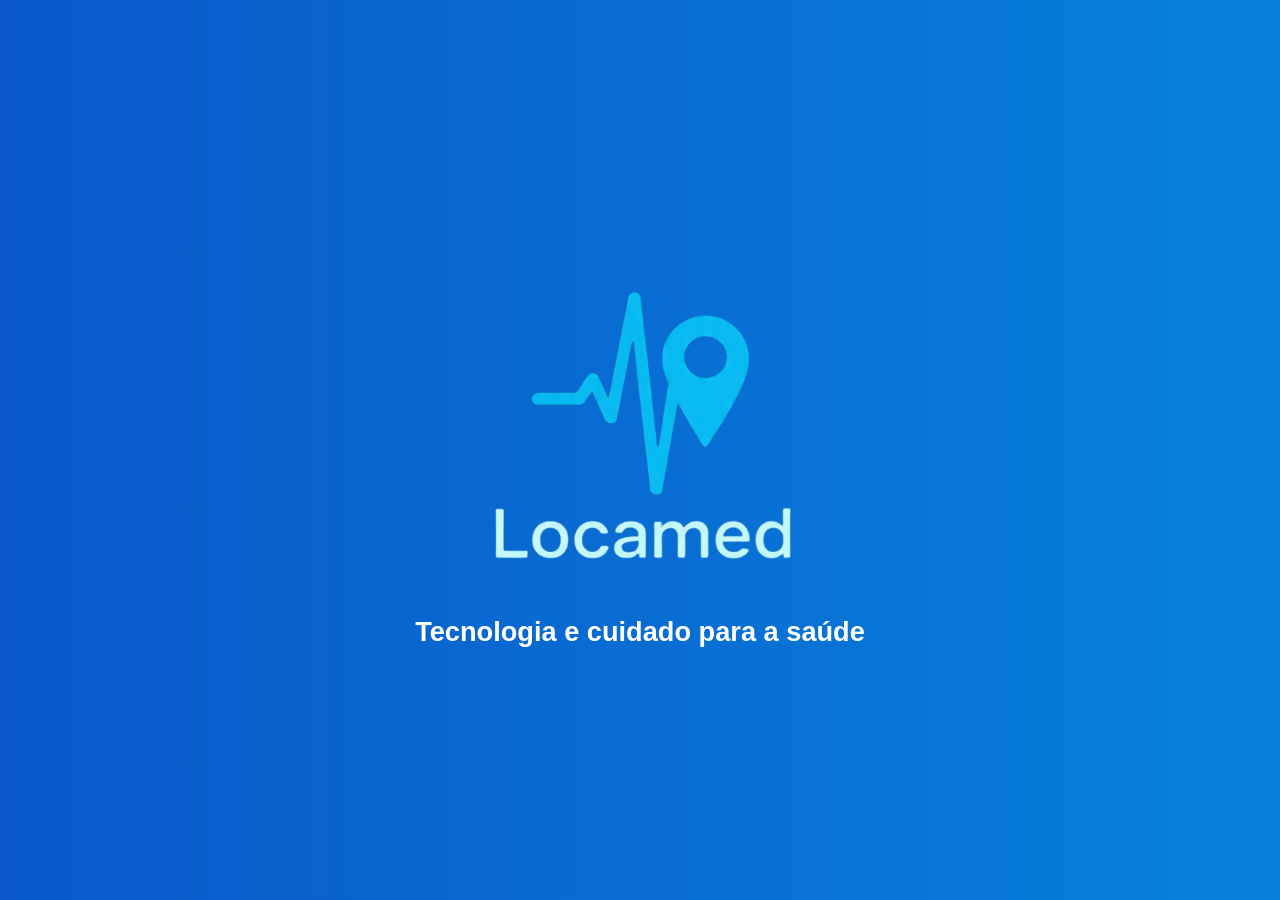
<file: website_LocaMed/index.html>
<!DOCTYPE html>
<html lang="pt-br">
<head>
<meta charset="UTF-8">
<meta name="viewport" content="width=device-width, initial-scale=1.0">
<title>LocMed | Carregando</title>


  <link rel="icon" href="assets/icon/LocaMed-512-512.png"/>
  <meta name="theme-color" content="#0d6efd">
  
<style>

/* RESET */
* {
    margin: 0;
    padding: 0;
    box-sizing: border-box;
}

/* FUNDO ANIMADO */
body {
    height: 100vh;
    display: flex;
    justify-content: center;
    align-items: center;
    background: linear-gradient(270deg, #0d6efd, #00d4ff, #0a58ca);
    background-size: 600% 600%;
    animation: gradientMove 10s ease infinite;
    overflow: hidden;
    font-family: 'Poppins', sans-serif;
}

/* ANIMAÇÃO FUNDO */
@keyframes gradientMove {
    0% { background-position: 0% 50%; }
    50% { background-position: 100% 50%; }
    100% { background-position: 0% 50%; }
}

/* CONTAINER */
.intro {
    text-align: center;
    color: white;
}

/* LOGO */
.logo {
    width: 350px;
    opacity: 0;
    transform: scale(0.8);
    animation: logoIn 1.5s ease forwards;
}

.subtitulo {
    margin-top: 10px;
    font-size: 1.7rem;
    opacity: 0;
    animation: fadeUp 1.5s ease forwards;
    animation-delay: 2s;
    font-weight: 700;
}

/* ANIMAÇÕES */
@keyframes logoIn {
    to {
        opacity: 1;
        transform: scale(1);
    }
}

@keyframes fadeUp {
    from {
        opacity: 0;
        transform: translateY(30px);
    }
    to {
        opacity: 1;
        transform: translateY(0);
    }
}

/* EFEITO FINAL (fade out) */
.fade-out {
    animation: fadeOut 1s forwards;
}

@keyframes fadeOut {
    to {
        opacity: 0;
        transform: scale(1.1);
    }
}

</style>
</head>

<body>

<div class="intro" id="intro">

    <img src="assets/icon/Logo_introdução.png" class="logo" alt="LocMed">

    <p class="subtitulo">
        Tecnologia e cuidado para a saúde
    </p>

</div>

<script>

/* TEMPO TOTAL DA INTRO */
setTimeout(() => {
    document.getElementById("intro").classList.add("fade-out");
}, 4000);

/* REDIRECIONAMENTO */
setTimeout(() => {
    window.location.href = "PaginaPrincipal.html"; // SUA PÁGINA PRINCIPAL
}, 5000);

</script>

</body>
</html>
</file>
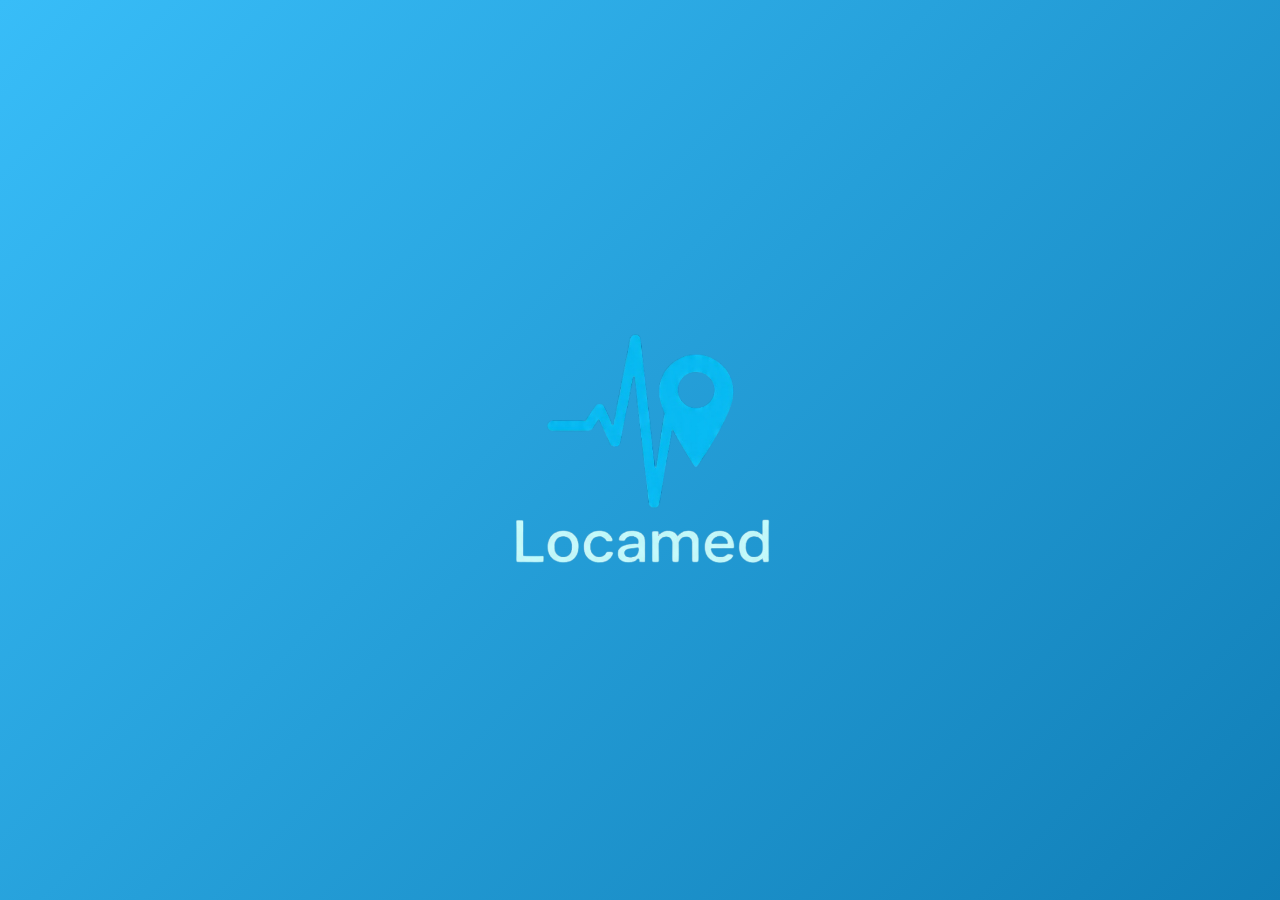
<file: website_LocaMed/animacao-catalogo.html>
<!DOCTYPE html>
<html lang="pt-BR">
<head>
  <meta charset="UTF-8">
  <meta name="viewport" content="width=device-width, initial-scale=1.0">
  <title>Redirecionando...</title>

  <style>
    * {
      margin: 0;
      padding: 0;
      box-sizing: border-box;
    }

    body {
      height: 100vh;
      display: flex;
      justify-content: center;
      align-items: center;
      background: linear-gradient(-45deg, #0ea5e9, #0284c7, #0369a1, #38bdf8);
      background-size: 400% 400%;
      animation: fundoAnimado 6s ease infinite;
    }

    @keyframes fundoAnimado {
      0% { background-position: 0% 50%; }
      50% { background-position: 100% 50%; }
      100% { background-position: 0% 50%; }
    }

    .logo {
      width: 40vw;
      max-width: 300px;
      min-width: 150px;
      animation: pulse 1.2s ease-in-out infinite;
    }

    @keyframes pulse {
      0% { transform: scale(1); opacity: 0.9; }
      50% { transform: scale(1.1); opacity: 1; }
      100% { transform: scale(1); opacity: 0.9; }
    }
  </style>
</head>

<body>

  <img src="assets/icon/Logo_introdução.png" alt="Logo" class="logo">

  <script>
    // URL de ida
    const paginaDestino = "carrocel.html";

    // Tempo antes de ir (ms)
    setTimeout(() => {
      window.location.href = paginaDestino;

      // Volta rápida (opcional)
      setTimeout(() => {
        window.history.back();
      }, 1500);

    }, 1500);
  </script>

</body>
</html>
</file>
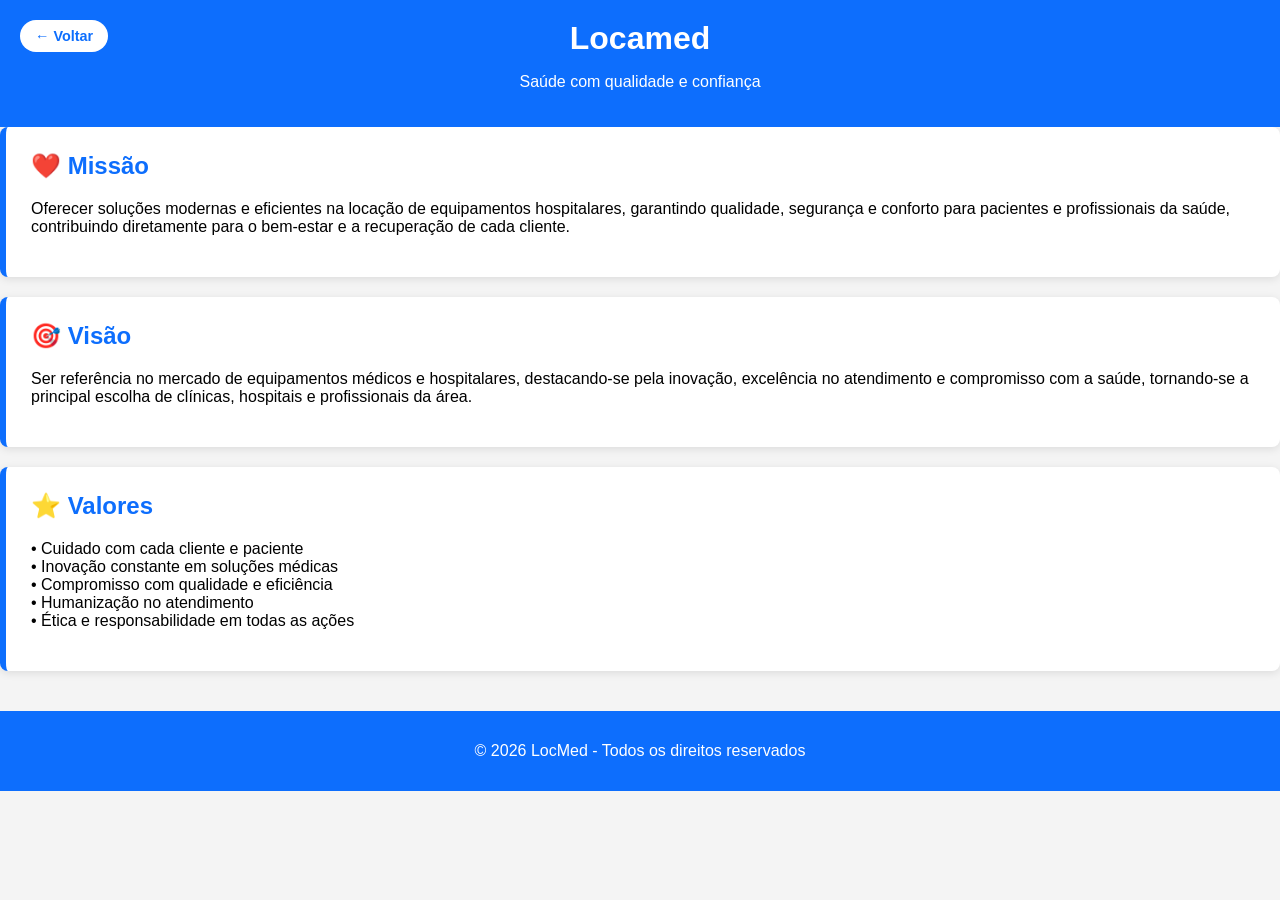
<file: website_LocaMed/animacao-missao.html>
<!DOCTYPE html>
<html lang="pt-BR">
<head>
  <meta charset="UTF-8">
  <meta name="viewport" content="width=device-width, initial-scale=1.0">
  <title>Redirecionando...</title>

  <style>
    * {
      margin: 0;
      padding: 0;
      box-sizing: border-box;
    }

    body {
      height: 100vh;
      display: flex;
      justify-content: center;
      align-items: center;
      background: linear-gradient(-45deg, #0ea5e9, #0284c7, #0369a1, #38bdf8);
      background-size: 400% 400%;
      animation: fundoAnimado 6s ease infinite;
    }

    @keyframes fundoAnimado {
      0% { background-position: 0% 50%; }
      50% { background-position: 100% 50%; }
      100% { background-position: 0% 50%; }
    }

    .logo {
      width: 40vw;
      max-width: 300px;
      min-width: 150px;
      animation: pulse 1.2s ease-in-out infinite;
    }

    @keyframes pulse {
      0% { transform: scale(1); opacity: 0.9; }
      50% { transform: scale(1.1); opacity: 1; }
      100% { transform: scale(1); opacity: 0.9; }
    }
  </style>
</head>

<body>

  <img src="assets/icon/Logo_introdução.png" alt="Logo" class="logo">

  <script>
    // URL de ida
    const paginaDestino = "missao_e_valores.html";

    // Tempo antes de ir (ms)
    setTimeout(() => {
      window.location.href = paginaDestino;

      // Volta rápida (opcional)
      setTimeout(() => {
        window.history.back();
      }, 1500);

    }, 1500);
  </script>

</body>
</html>
</file>
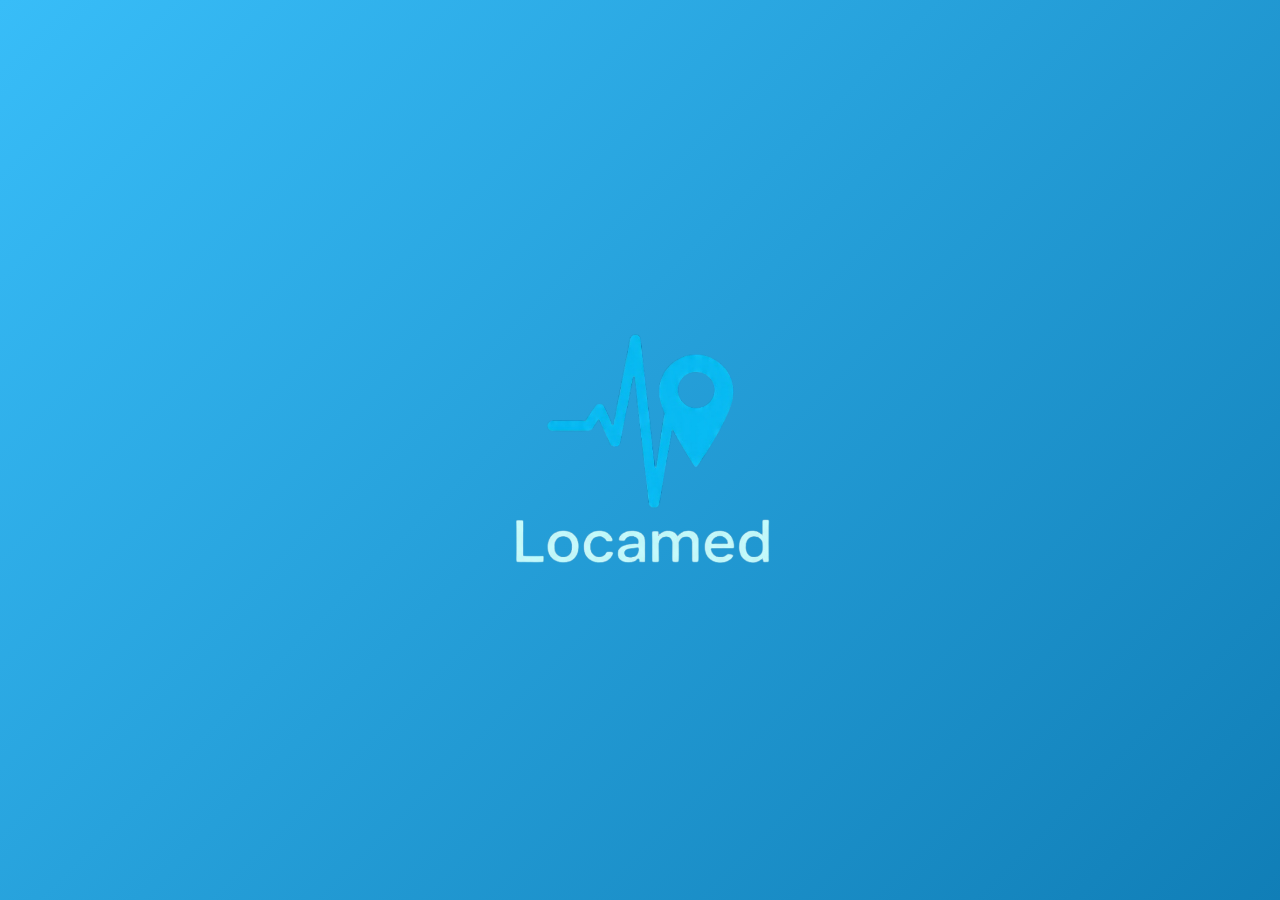
<file: website_LocaMed/animacao-politica.html>
<!DOCTYPE html>
<html lang="pt-BR">
<head>
  <meta charset="UTF-8">
  <meta name="viewport" content="width=device-width, initial-scale=1.0">
  <title>Redirecionando...</title>

  <style>
    * {
      margin: 0;
      padding: 0;
      box-sizing: border-box;
    }

    body {
      height: 100vh;
      display: flex;
      justify-content: center;
      align-items: center;
      background: linear-gradient(-45deg, #0ea5e9, #0284c7, #0369a1, #38bdf8);
      background-size: 400% 400%;
      animation: fundoAnimado 6s ease infinite;
    }

    @keyframes fundoAnimado {
      0% { background-position: 0% 50%; }
      50% { background-position: 100% 50%; }
      100% { background-position: 0% 50%; }
    }

    .logo {
      width: 40vw;
      max-width: 300px;
      min-width: 150px;
      animation: pulse 1.2s ease-in-out infinite;
    }

    @keyframes pulse {
      0% { transform: scale(1); opacity: 0.9; }
      50% { transform: scale(1.1); opacity: 1; }
      100% { transform: scale(1); opacity: 0.9; }
    }
  </style>
</head>

<body>

  <img src="assets/icon/Logo_introdução.png" alt="Logo" class="logo">

  <script>
    // URL de ida
    const paginaDestino = "politica_de_privacidade.html";

    // Tempo antes de ir (ms)
    setTimeout(() => {
      window.location.href = paginaDestino;

      // Volta rápida (opcional)
      setTimeout(() => {
        window.history.back();
      }, 1500);

    }, 1500);
  </script>

</body>
</html>
</file>
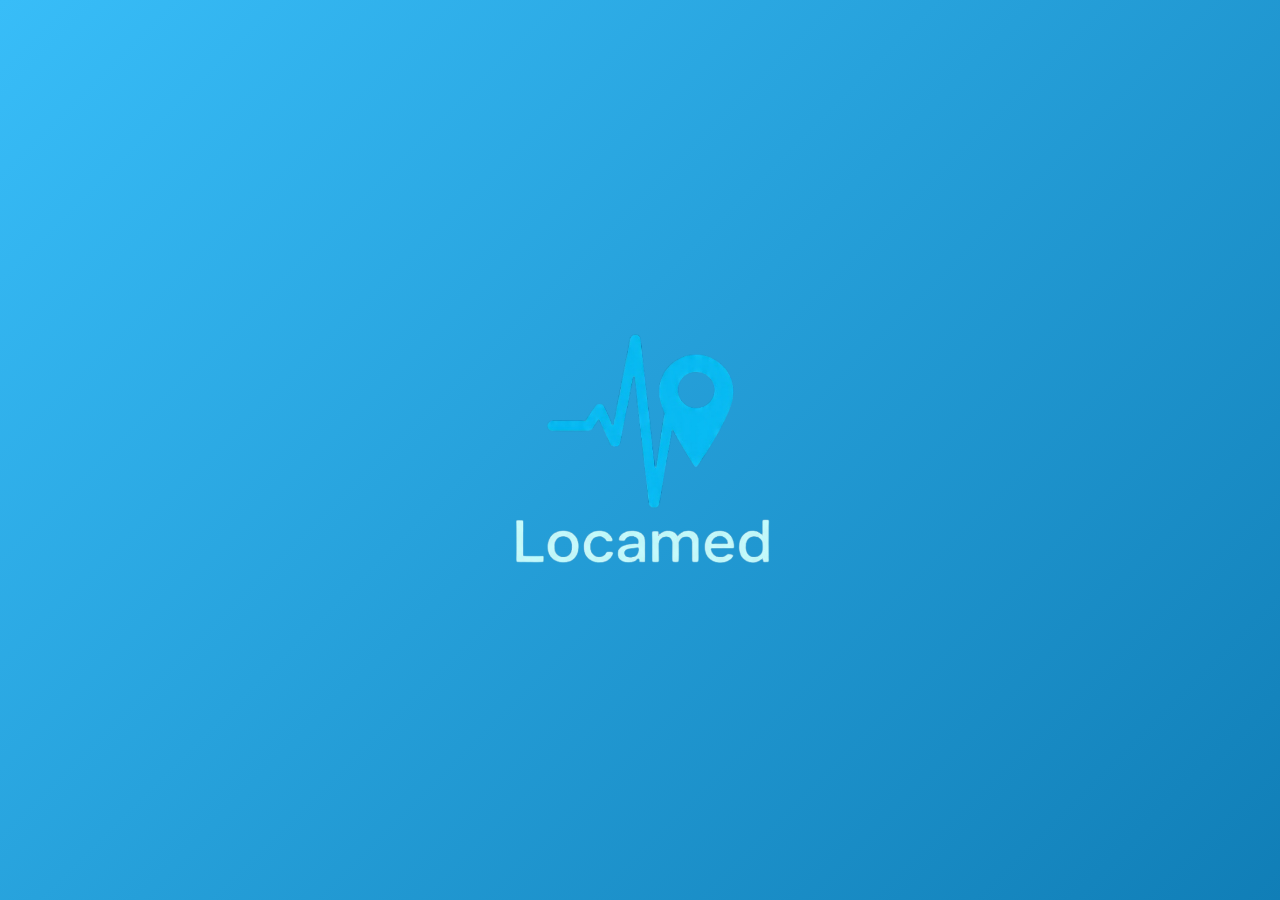
<file: website_LocaMed/animacao1.html>
<!DOCTYPE html>
<html lang="pt-BR">
<head>
  <meta charset="UTF-8">
  <meta name="viewport" content="width=device-width, initial-scale=1.0">
  <title>Redirecionando...</title>

  <style>
    * {
      margin: 0;
      padding: 0;
      box-sizing: border-box;
    }

    body {
      height: 100vh;
      display: flex;
      justify-content: center;
      align-items: center;
      background: linear-gradient(-45deg, #0ea5e9, #0284c7, #0369a1, #38bdf8);
      background-size: 400% 400%;
      animation: fundoAnimado 6s ease infinite;
    }

    @keyframes fundoAnimado {
      0% { background-position: 0% 50%; }
      50% { background-position: 100% 50%; }
      100% { background-position: 0% 50%; }
    }

    .logo {
      width: 40vw;
      max-width: 300px;
      min-width: 150px;
      animation: pulse 1.2s ease-in-out infinite;
    }

    @keyframes pulse {
      0% { transform: scale(1); opacity: 0.9; }
      50% { transform: scale(1.1); opacity: 1; }
      100% { transform: scale(1); opacity: 0.9; }
    }
  </style>
</head>

<body>

  <img src="assets/icon/Logo_introdução.png" alt="Logo" class="logo">

  <script>
    // URL de ida
    const paginaDestino = "PaginaPrincipal.html";

    // Tempo antes de ir (ms)
    setTimeout(() => {
      window.location.href = paginaDestino;

      // Volta rápida (opcional)
      setTimeout(() => {
        window.history.back();
      }, 1500);

    }, 1500);
  </script>

</body>
</html>
</file>
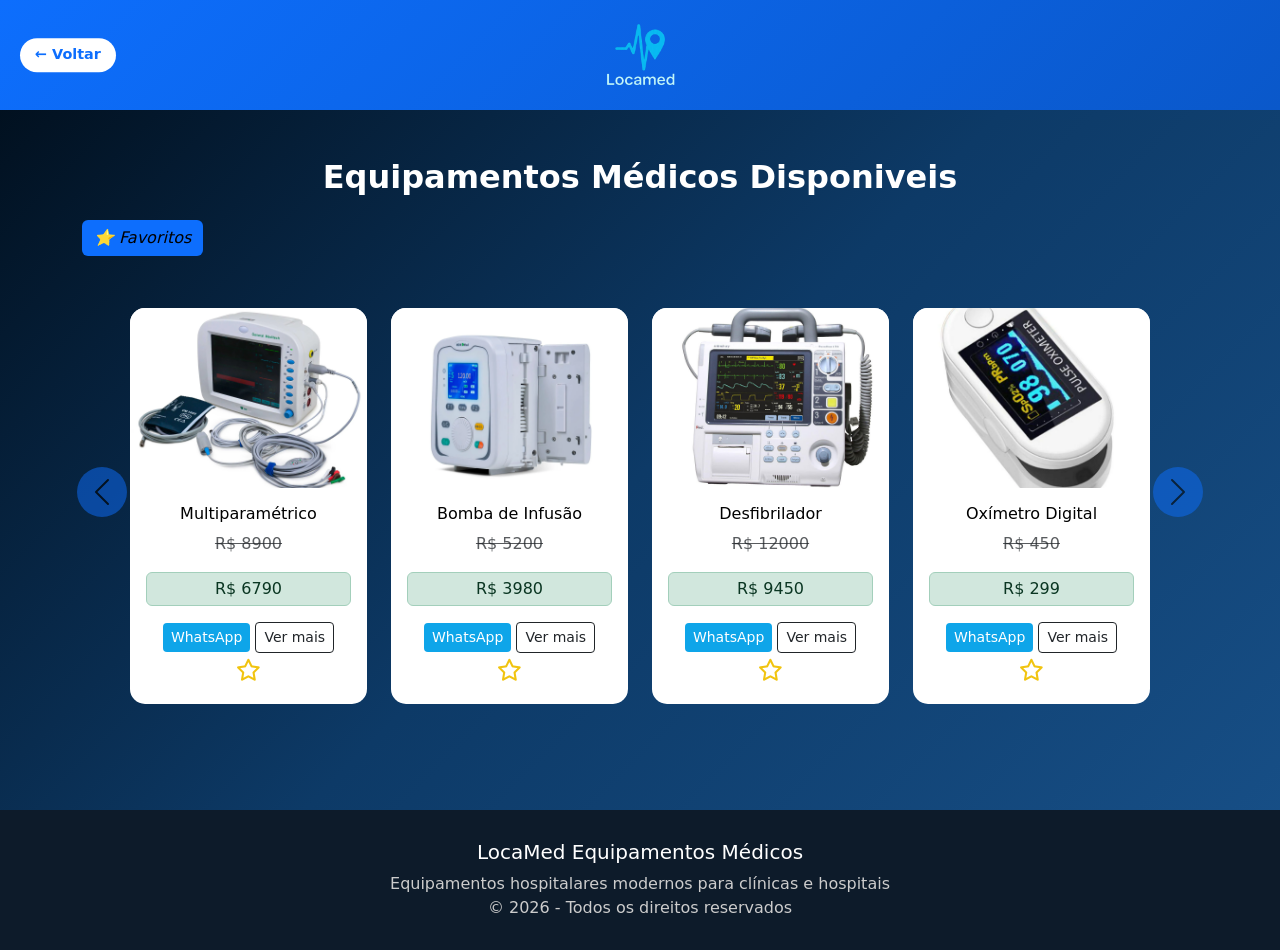
<file: website_LocaMed/carrocel.html>
<!DOCTYPE html>
<html lang="pt-BR">
<head>
<meta charset="UTF-8">
<meta name="viewport" content="width=device-width, initial-scale=1.0">

<title>Equipamentos Médicos</title>

  <link rel="icon" href="assets/icon/LocaMed-512-512.png"/>
  <meta name="theme-color" content="#0d6efd">

<link href="https://cdn.jsdelivr.net/npm/bootstrap@5.3.0/dist/css/bootstrap.min.css" rel="stylesheet">
<link rel="stylesheet" href="https://cdnjs.cloudflare.com/ajax/libs/font-awesome/6.4.0/css/all.min.css">

<style>

/* FUNDO TOP */
body{
    background: linear-gradient(135deg, #000c18, #0d3a67, #18518a);
    color:#fff;
}

/* TITULO */
h2{
    font-weight:700;
}

header
{
    background: linear-gradient(135deg, #0d6efd, #0a58ca);
    padding:15px 0;
    position:sticky;
    top:0;
    z-index:1000;
}

.logo{
    height:80px;
    width:80px ;
}

.btn-voltar-header
{
    position:absolute;
    left:20px;
    top:50%;
    transform:translateY(-50%);
    background: white;
    color:#0d6efd;
    padding:6px 15px;
    border-radius:20px;
    font-weight:bold;
    text-decoration:none;
    font-size: 0.9rem;
    transition: 0.3s;
}

.btn-voltar-header:hover
{
    background: #0d6efd;
    color: white;
    border: 1px solid white;
}

/* REMOVE CLICK BUG */
.carousel
{
    position:relative;
}

/* BOTÕES FORA DO CONTEÚDO */
.carousel-control-prev,
.carousel-control-next{
    width:50px;
    height:50px;
    top:50%;
    transform:translateY(-50%);
    background:rgba(13,110,253,1.8) !important;
    border-radius:50%;
    z-index:10;
}

/* POSIÇÃO FORA */
.carousel-control-prev{
    left:-5px;
}

.carousel-control-next{
    right:-5px;
}

/* GARANTE CLIQUE NOS CARDS */
.card
{
    position:relative;
    z-index:20;
}
/* CARD PREMIUM */
.card
{
    border:none;
    border-radius:15px;
    overflow:hidden;
    transition:0.4s;
    background:#ffffff;
    color:#000;
    position:relative;
    z-index: 20;
}

.card:hover{
    transform: translateY(-10px) scale(1.03);
    box-shadow:0 15px 35px rgba(0,0,0,0.3);
}

/* IMAGEM */
.card img{
    height:180px;
    object-fit:cover;
}

/* BOTÕES */
.btn-primary{
    background:#0ea5e9;
    border:none;
}

.btn-primary:hover{
    background:#0284c7;
}

.btn-outline-dark:hover{
    background:#000;
    color:#fff;
}

/* BOTÃO ESTRELA */
.btn-fav{
    border:none;
    background:none;
    font-size:22px;
    color:#f1c40f;
    transition:0.3s;
}

.btn-fav:hover{
    transform:scale(1.3);
}

/* MODAL */
.modal-custom{
    display:none;
    position:fixed;
    top:0;
    left:0;
    width:100%;
    height:100%;
    background:rgba(0,0,0,0.8);
    justify-content:center;
    align-items:center;
    z-index:999;
}

.modal-content-custom{
    background:#fff;
    color:#000;
    padding:25px;
    border-radius:12px;
    width:90%;
    max-width:420px;
    text-align:center;
    animation:fadeIn 0.3s ease;
}

@keyframes fadeIn{
    from{opacity:0; transform:scale(0.8);}
    to{opacity:1; transform:scale(1);}
}

.fechar{
    float:right;
    cursor:pointer;
    font-size:24px;
}

/* BOTÃO CARRINHO */
.btn-warning{
    background:#0d6efd;
    border:none;
}

.btn-warning:hover{
    background-color: #377bf9;
}

/* CARROSSEL CONTROLE */
.carousel-control-prev-icon,
.carousel-control-next-icon{
    filter:invert(1);
}

.btn-red
{
    background-color: rgb(251, 0, 0);
}
.btn-red:hover
{
    background-color: rgb(198, 0, 0);
}

.badge-carrinho{
    position:absolute;
    top:-8px;
    right:-8px;
    background:red;
    color:#fff;
    font-size:12px;
    padding:4px 8px;
    border-radius:50%;
    font-weight:bold;
    display:none;
    animation:pulse 0.4s ease;
}

@keyframes pulse{
    0%{transform:scale(0.5);}
    100%{transform:scale(1);}
}


footer{
    background:#0d1b2a;
    padding:30px;
    text-align:center;
    margin-top:50px;
}

footer p{
    margin:0;
    color:#ccc;
}

/* MOBILE AJUSTES */
@media (max-width: 768px)
{

.carousel-control-prev,
.carousel-control-next
{
    z-index:30;
}
}
</style>
</head>

<body>

<header class="text-center position-relative">

    <a href="animacao1.html" class="btn-voltar-header">← Voltar</a>

    <img src="assets/icon/Logo_introdução.png" class="logo">

</header>

<div class="container py-5">


<h2 class="text-center mb-4">Equipamentos Médicos Disponiveis </h2>

<button style="font-style: italic;" onclick="abrirCarrinho()" class="btn btn-warning mb-3 position-relative">
    ⭐ Favoritos

    <span id="badgeCarrinho" class="badge-carrinho">
        0
    </span>
</button>

<div id="carouselProdutos" class="carousel slide px-2 px-md-5 py-2" data-bs-touch="true">

<div class="carousel-inner">

<!-- ================= SLIDE 1 ================= -->
<div class="carousel-item active">
<div class="row g-4 mt-1">

<!-- PRODUTOS -->
<!-- 1 -->
<div class="col-6 col-md-3">
<div class="card">
<img src="assets-equipamentos/monitor_multiparametro_hospitalar.webp">
<div class="card-body text-center">
<h6>Multiparamétrico</h6>
<p class="text-muted text-decoration-line-through">R$ 8900</p>
<div class="alert alert-success py-1">R$ 6790</div>

<button class="btn btn-primary btn-sm" onclick="abrirWhats('Monitor Multiparamétrico',6790)">WhatsApp</button>
<button class="btn btn-outline-dark btn-sm" onclick="abrirDetalhes('Monitor Multiparamétrico','Monitor completo hospitalar',6790)">Ver mais</button>
<button class="btn-fav" onclick="addCarrinho('Monitor Multiparamétrico',6790)">
<i class="fa-regular fa-star"></i></button>

</div></div></div>

<!-- 2 -->
<div class="col-6 col-md-3">
<div class="card">
<img src="assets-equipamentos/bomba de infusao.webp">
<div class="card-body text-center">
<h6>Bomba de Infusão</h6>
<p class="text-muted text-decoration-line-through">R$ 5200</p>
<div class="alert alert-success py-1">R$ 3980</div>

<button class="btn btn-primary btn-sm" onclick="abrirWhats('Bomba de Infusão',3980)">WhatsApp</button>
<button class="btn btn-outline-dark btn-sm" onclick="abrirDetalhes('Bomba de Infusão','Controle preciso de medicamentos',3980)">Ver mais</button>
<button class="btn-fav" onclick="addCarrinho('Bomba de Infusão',3980)">
<i class="fa-regular fa-star"></i></button>

</div></div></div>

<!-- 3 -->
<div class="col-6 col-md-3">
<div class="card">
<img src="assets-equipamentos/desfribilador.jpg">
<div class="card-body text-center">
<h6>Desfibrilador</h6>
<p class="text-muted text-decoration-line-through">R$ 12000</p>
<div class="alert alert-success py-1">R$ 9450</div>

<button class="btn btn-primary btn-sm" onclick="abrirWhats('Desfibrilador',9450)">WhatsApp</button>
<button class="btn btn-outline-dark btn-sm" onclick="abrirDetalhes('Desfibrilador','Equipamento de emergência cardíaca',9450)">Ver mais</button>
<button class="btn-fav" onclick="addCarrinho('Desfibrilador',9450)">
<i class="fa-regular fa-star"></i></button>

</div></div></div>

<!-- 4 -->
<div class="col-6 col-md-3">
<div class="card">
<img src="assets-equipamentos/oximetro.webp">
<div class="card-body text-center">
<h6>Oxímetro Digital</h6>
<p class="text-muted text-decoration-line-through">R$ 450</p>
<div class="alert alert-success py-1">R$ 299</div>

<button class="btn btn-primary btn-sm" onclick="abrirWhats('Oxímetro',299)">WhatsApp</button>
<button class="btn btn-outline-dark btn-sm" onclick="abrirDetalhes('Oxímetro','Mede oxigenação',299)">Ver mais</button>
<button class="btn-fav" onclick="addCarrinho('Oxímetro',299)">
<i class="fa-regular fa-star"></i></button>

</div></div></div>

</div>
</div>

<!-- ================= SLIDE 2 ================= -->
<div class="carousel-item">
<div class="row g-4 mt-1">

<!-- 5 -->
<div class="col-6 col-md-3"><div class="card"><img src="assets-equipamentos/ventilador_pulmonar.jpg">
<div class="card-body text-center">
<h6>Ventilador Pulmonar</h6>
<p class="text-muted text-decoration-line-through">R$ 18.500</p>
<div class="alert alert-success py-1">R$ 15.000</div>
<button class="btn btn-primary btn-sm" onclick="abrirWhats('Ventilador Pulmonar',15000)">WhatsApp</button>
<button class="btn btn-outline-dark btn-sm" onclick="abrirDetalhes('Ventilador','Suporte respiratório',15000)">Ver mais</button>
<button class="btn-fav" onclick="addCarrinho('Ventilador',15000)"><i class="fa-regular fa-star"></i></button>
</div></div></div>

<!-- 6 -->
<div class="col-6 col-md-3"><div class="card"><img src="assets-equipamentos/eletrocardiograma.webp">
<div class="card-body text-center">
<h6>Eletrocardiógrafo</h6>
<p class="text-muted text-decoration-line-through">R$ 8.150</p>
<div class="alert alert-success py-1">R$ 5.200</div>
<button class="btn btn-primary btn-sm" onclick="abrirWhats('Eletrocardiógrafo',5200)">WhatsApp</button>
<button class="btn btn-outline-dark btn-sm" onclick="abrirDetalhes('ECG','Exame cardíaco',5200)">Ver mais</button>
<button class="btn-fav" onclick="addCarrinho('ECG',5200)"><i class="fa-regular fa-star"></i></button>
</div></div></div>

<!-- 7 -->
<div class="col-6 col-md-3"><div class="card"><img src="assets-equipamentos/autoclave.webp">
<div class="card-body text-center">
<h6>Autoclave</h6>
<p class="text-muted text-decoration-line-through">R$ 12.000</p>
<div class="alert alert-success py-1">R$ 4.300</div>
<button class="btn btn-primary btn-sm" onclick="abrirWhats('Autoclave',4300)">WhatsApp</button>
<button class="btn btn-outline-dark btn-sm" onclick="abrirDetalhes('Autoclave','Esterilização hospitalar',4300)">Ver mais</button>
<button class="btn-fav" onclick="addCarrinho('Autoclave',4300)"><i class="fa-regular fa-star"></i></button>
</div></div></div>

<!-- 8 -->
<div class="col-6 col-md-3"><div class="card"><img src="assets-equipamentos/ultrassom_portatil.webp">
<div class="card-body text-center">
<h6>Ultrassom Portátil</h6>
<p class="text-muted text-decoration-line-through">R$ 12.900</p>
<div class="alert alert-success py-1">R$ 9.800</div>
<button class="btn btn-primary btn-sm" onclick="abrirWhats('Ultrassom',9800)">WhatsApp</button>
<button class="btn btn-outline-dark btn-sm" onclick="abrirDetalhes('Ultrassom','Diagnóstico por imagem',9800)">Ver mais</button>
<button class="btn-fav" onclick="addCarrinho('Ultrassom',9800)"><i class="fa-regular fa-star"></i></button>
</div></div></div>

</div>
</div>

<!-- ================= SLIDE 3 ================= -->
<div class="carousel-item">
<div class="row g-4 mt-1">

<!-- 9 -->
<div class="col-6 col-md-3"><div class="card"><img src="assets-equipamentos/aspirador_cirurgico.jpg">
<div class="card-body text-center">
<h6>Aspirador Cirúrgico</h6>
<p class="text-muted text-decoration-line-through">R$ 3.300</p>
<div class="alert alert-success py-1">R$ 2.100</div>
<button class="btn btn-primary btn-sm" onclick="abrirWhats('Aspirador',2100)">WhatsApp</button>
<button class="btn btn-outline-dark btn-sm" onclick="abrirDetalhes('Aspirador','Sucção hospitalar',2100)">Ver mais</button>
<button class="btn-fav" onclick="addCarrinho('Aspirador',2100)"><i class="fa-regular fa-star"></i></button>
</div></div></div>

<!-- 10 -->
<div class="col-6 col-md-3"><div class="card"><img src="assets-equipamentos/incubadora_neonatal.png">
<div class="card-body text-center">
<h6>Incubadora Neonatal</h6>
<p class="text-muted text-decoration-line-through">R$ 20.899</p>
<div class="alert alert-success py-1">R$ 18.500</div>
<button class="btn btn-primary btn-sm" onclick="abrirWhats('Incubadora',18500)">WhatsApp</button>
<button class="btn btn-outline-dark btn-sm" onclick="abrirDetalhes('Incubadora','Cuidado neonatal',18500)">Ver mais</button>
<button class="btn-fav" onclick="addCarrinho('Incubadora',18500)"><i class="fa-regular fa-star"></i></button>
</div></div></div>

<!-- 11 -->
<div class="col-6 col-md-3"><div class="card"><img src="assets-equipamentos/raio_x_portatil.jpg">
<div class="card-body text-center">
<h6>Raio-X Portátil</h6>
<p class="text-muted text-decoration-line-through">R$ 25.000</p>
<div class="alert alert-success py-1">R$ 22.000</div>
<button class="btn btn-primary btn-sm" onclick="abrirWhats('Raio-X',22000)">WhatsApp</button>
<button class="btn btn-outline-dark btn-sm" onclick="abrirDetalhes('Raio-X','Imagem radiológica',22000)">Ver mais</button>
<button class="btn-fav" onclick="addCarrinho('Raio-X',22000)"><i class="fa-regular fa-star"></i></button>
</div></div></div>

<!-- 12 -->
<div class="col-6 col-md-3"><div class="card"><img src="assets-equipamentos/estetoscopio_digital.jpg">
<div class="card-body text-center">
<h6>Estetoscópio Digital</h6>
<p class="text-muted text-decoration-line-through">R$ 1.200</p>
<div class="alert alert-success py-1">R$ 890</div>
<button class="btn btn-primary btn-sm" onclick="abrirWhats('Estetoscópio',890)">WhatsApp</button>
<button class="btn btn-outline-dark btn-sm" onclick="abrirDetalhes('Estetoscópio','Ausculta avançada',890)">Ver mais</button>
<button class="btn-fav" onclick="addCarrinho('Estetoscópio',890)"><i class="fa-regular fa-star"></i></button>
</div></div></div>

</div>
</div>

<!-- ================= SLIDE 4 ================= -->
<div class="carousel-item">
<div class="row g-4 mt-1">

<!-- 13 -->
<div class="col-6 col-md-3"><div class="card"><img src="assets-equipamentos/termometro_infravermelho.webp">
<div class="card-body text-center">
<h6>Termômetro</h6>
<p class="text-muted text-decoration-line-through">R$ 679</p>
<div class="alert alert-success py-1">R$ 199</div>
<button class="btn btn-primary btn-sm" onclick="abrirWhats('Termômetro',199)">WhatsApp</button>
<button class="btn btn-outline-dark btn-sm" onclick="abrirDetalhes('Termômetro','Medição sem contato',199)">Ver mais</button>
<button class="btn-fav" onclick="addCarrinho('Termômetro',199)"><i class="fa-regular fa-star"></i></button>
</div></div></div>

<!-- 14 -->
<div class="col-6 col-md-3"><div class="card"><img src="assets-equipamentos/cadeira_de_rodas.webp">
<div class="card-body text-center">
<h6>Cadeira de Rodas</h6>
<p class="text-muted text-decoration-line-through">R$ 3.400</p>
<div class="alert alert-success py-1">R$ 1.200</div>
<button class="btn btn-primary btn-sm" onclick="abrirWhats('Cadeira de Rodas',1200)">WhatsApp</button>
<button class="btn btn-outline-dark btn-sm" onclick="abrirDetalhes('Cadeira','Mobilidade',1200)">Ver mais</button>
<button class="btn-fav" onclick="addCarrinho('Cadeira',1200)"><i class="fa-regular fa-star"></i></button>
</div></div></div>

<!-- 15 -->
<div class="col-6 col-md-3"><div class="card"><img src="assets-equipamentos/maca_hospitalar.webp">
<div class="card-body text-center">
<h6>Maca Hospitalar</h6>
<p class="text-muted text-decoration-line-through">R$ 3900</p>
<div class="alert alert-success py-1">R$ 3.500</div>
<button class="btn btn-primary btn-sm" onclick="abrirWhats('Maca',3500)">WhatsApp</button>
<button class="btn btn-outline-dark btn-sm" onclick="abrirDetalhes('Maca','Transporte de pacientes',3500)">Ver mais</button>
<button class="btn-fav" onclick="addCarrinho('Maca',3500)"><i class="fa-regular fa-star"></i></button>
</div></div></div>

<!-- 16 -->
<div class="col-6 col-md-3"><div class="card"><img src="assets-equipamentos/detector_fecal.webp">
<div class="card-body text-center">
<h6>Detector Fetal Digital</h6>
<p class="text-muted text-decoration-line-through">R$ 12000</p>
<div class="alert alert-success py-1">R$ 780</div>
<button class="btn btn-primary btn-sm" onclick="abrirWhats('Detector Fetal',780)">WhatsApp</button>
<button class="btn btn-outline-dark btn-sm" onclick="abrirDetalhes('Detector','Batimentos do bebê',780)">Ver mais</button>
<button class="btn-fav" onclick="addCarrinho('Detector',780)"><i class="fa-regular fa-star"></i></button>
</div></div></div>

</div>
</div>

</div>

<button class="carousel-control-prev" type="button" data-bs-target="#carouselProdutos" data-bs-slide="prev">
<span class="carousel-control-prev-icon"></span>
</button>

<button class="carousel-control-next" type="button" data-bs-target="#carouselProdutos" data-bs-slide="next">
<span class="carousel-control-next-icon"></span>
</button>

</div>
</div>

<!-- MODAL DETALHES -->
<div id="modalDetalhes" class="modal-custom">
<div class="modal-content-custom">
    <span onclick="fecharDetalhes()" class="fechar">&times;</span>

    <h3 id="tituloDetalhe"></h3>
    <p id="descDetalhe"></p>
    <p><strong>R$ </strong><span id="precoDetalhe"></span></p>

    <button class="btn btn-success" onclick="comprarDetalhe()">WhatsApp</button>

</div>
</div>

<!-- MODAL CARRINHO -->
<div id="modalCarrinho" class="modal-custom">
<div class="modal-content-custom">
<span onclick="fecharCarrinho()" class="fechar">&times;</span>

<h3>Favoritos</h3>

<ul id="listaCarrinho"></ul>
<p> valor total para aluguel de equipamentos:</p>
<p id="informacao"><strong>Total: R$ </strong><span id="totalCarrinho">0</span></p>

<button class="btn btn-success" onclick="enviarCarrinho()">Enviar WhatsApp</button>

<button class="btn btn-red" onclick="limparCarrinho()">Limpar</button>

</div>
</div>


<footer>
    <h5>LocaMed Equipamentos Médicos</h5>
    <p>Equipamentos hospitalares modernos para clínicas e hospitais</p>
    <p>© 2026 - Todos os direitos reservados</p>
</footer>

<script>
const numeroWhats = "5599999999999";

let carrinho = [];
let produtoAtual = {};

function abrirWhats(nome, preco)
{
let msg = `Olá, tenho interesse em: ${nome} - R$ ${preco}`;
window.open(`https://wa.me/${numeroWhats}?text=${encodeURIComponent(msg)}`);
}

function abrirDetalhes(nome, desc, preco)
{
produtoAtual = {nome, preco};

document.getElementById("tituloDetalhe").innerText = nome;
document.getElementById("descDetalhe").innerText = desc;
document.getElementById("precoDetalhe").innerText = preco;

document.getElementById("modalDetalhes").style.display = "flex";
}

function fecharDetalhes()
{
document.getElementById("modalDetalhes").style.display = "none";
}

function comprarDetalhe()
{
abrirWhats(produtoAtual.nome, produtoAtual.preco);
}

function addCarrinho(nome, preco)
{
    carrinho.push({nome, preco});
    alert("Adicionado aos favoritos ⭐");
    atualizarBadge();
}

function atualizarBadge()
{
    let badge = document.getElementById("badgeCarrinho");
    let total = carrinho.length;

    if(total > 0){
        badge.style.display = "block";
        badge.innerText = total;

        badge.style.transform = "scale(1.4)";
        setTimeout(()=>{
            badge.style.transform = "scale(1)";
        },200);

    }else{
        badge.style.display = "none";
    }
}

function abrirCarrinho()
{
let lista = document.getElementById("listaCarrinho");
let total = 0;

lista.innerHTML = "";

carrinho.forEach(item=>{
total += item.preco;

let li = document.createElement("li");
li.innerText = `${item.nome} - R$ ${item.preco}`;
lista.appendChild(li);
});

document.getElementById("totalCarrinho").innerText = total;

document.getElementById("modalCarrinho").style.display = "flex";
}

function fecharCarrinho()
{
document.getElementById("modalCarrinho").style.display = "none";
}

function enviarCarrinho()
{
let msg = "Olá, tenho interesse nos equipamentos:\n";

carrinho.forEach(item=>{
msg += `- ${item.nome} (R$ ${item.preco})\n`;
});

let total = carrinho.reduce((s,i)=>s+i.preco,0);

msg += `Total: R$ ${total}`;

window.open(`https://wa.me/${numeroWhats}?text=${encodeURIComponent(msg)}`);
}

function limparCarrinho()
{
    // limpa o array
    carrinho = [];

    // limpa lista visual
    document.getElementById("listaCarrinho").innerHTML = "";

    // zera total
    document.getElementById("totalCarrinho").innerText = "0";

    // atualiza badge (bolinha vermelha)
    atualizarBadge();
}
</script>

<script src="https://cdn.jsdelivr.net/npm/bootstrap@5.3.0/dist/js/bootstrap.bundle.min.js"></script>

</body>
</html>
</file>
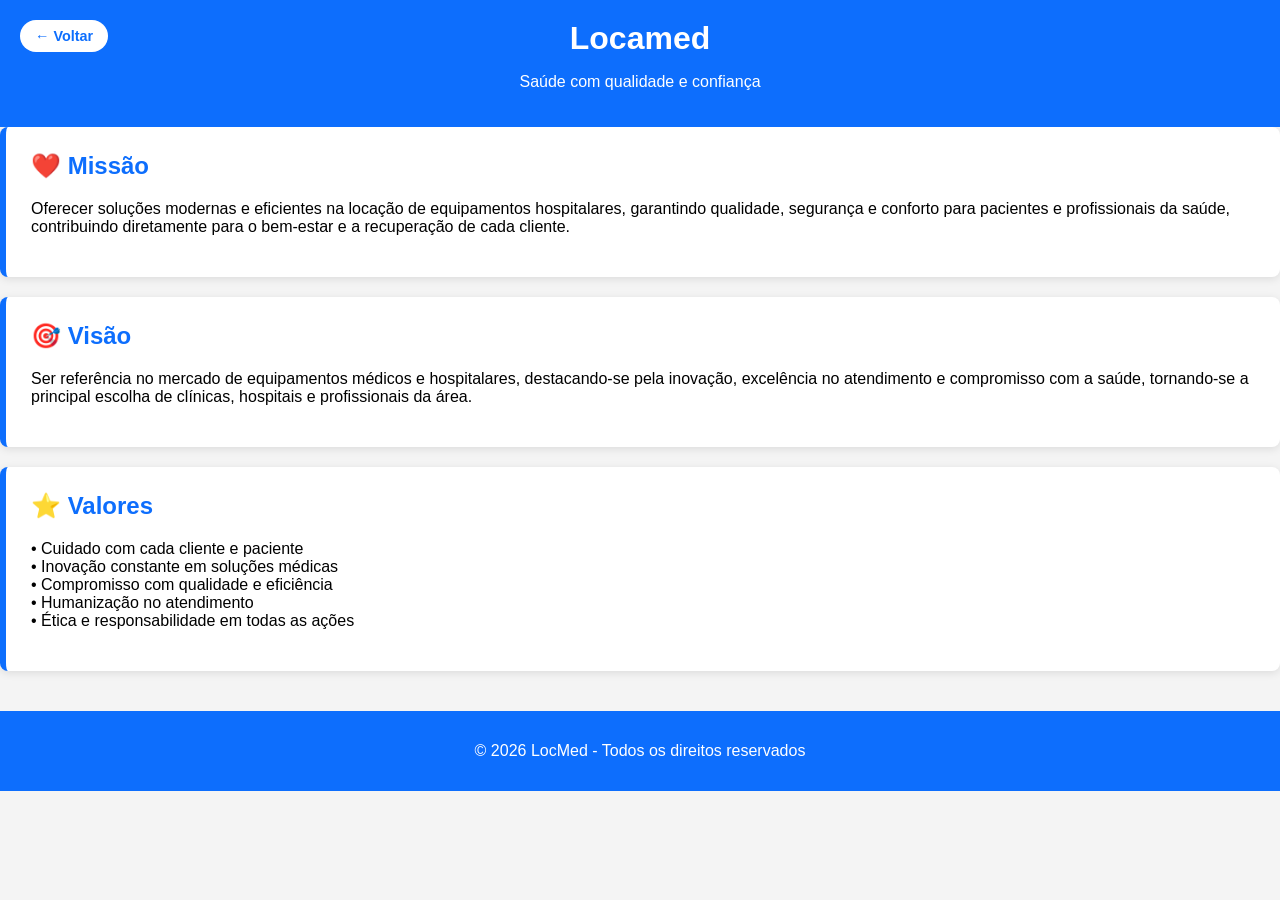
<file: website_LocaMed/missao_e_valores.html>
<!DOCTYPE html>
<html lang="pt-BR">
<head>
    <meta charset="UTF-8">
    <meta name="viewport" content="width=device-width, initial-scale=1.0">
    <title>Locamed - Missão, Visão e Valores</title>

    <link rel="icon" href="assets/icon/LocaMed-512-512.png"/>
    <meta name="theme-color" content="#0d6efd">

    <link rel="stylesheet" href="css/whatssapfixed.css"> 
    
    <style>
        body {
            margin: 0;
            font-family: Arial, sans-serif;
            background-color: #f4f4f4;
        }

        header {
            background-color: #0d6efd;
            color: white;
            padding: 20px;
            text-align: center;
            position: relative;
        }

        header h1 {
            margin: 0;
        }

        /* BOTÃO VOLTAR */
        .btn-voltar {
            position: absolute;
            left: 20px;
            top: 20px;
            text-decoration: none;
            background: white;
            color: #0d6efd;
            padding: 8px 15px;
            border-radius: 20px;
            font-size: 0.9rem;
            font-weight: bold;
            transition: 0.3s;
        }

        .btn-voltar:hover {
            background: #0d6efd;
            color: white;
            border: 1px solid white;
        }



        .card {
            background: white;
            border-left: 6px solid #0d6efd;
            border-radius: 8px;
            padding: 25px;
            margin-bottom: 20px;
            box-shadow: 0 2px 8px rgba(0,0,0,0.1);
            transition: 0.3s;
        }

        .card:hover {
            transform: translateY(-5px);
            box-shadow: 0 10px 25px rgba(0,0,0,0.15);
        }

        .card h2 {
            color: #0d6efd;
            margin-top: 0;
        }
        footer {
            text-align: center;
            padding: 15px;
            background: #0d6efd;
            color: white;
            margin-top: 40px;
        }
    </style>
</head>

<body>

    <header>
        <a href="animacao1.html" class="btn-voltar">← Voltar</a>
        <h1>Locamed</h1>
        <p>Saúde com qualidade e confiança</p>
    </header>

    <div class="container">

        <div class="card">
            <h2>❤️ Missão</h2>
            <p>
                Oferecer soluções modernas e eficientes na locação de equipamentos hospitalares, garantindo qualidade, segurança e conforto para pacientes e profissionais da saúde, contribuindo diretamente para o bem-estar e a recuperação de cada cliente.
            </p>
        </div>

        <div class="card">
            <h2>🎯 Visão</h2>
            <p>
                Ser referência no mercado de equipamentos médicos e hospitalares, destacando-se pela inovação, excelência no atendimento e compromisso com a saúde, tornando-se a principal escolha de clínicas, hospitais e profissionais da área.
            </p>
        </div>

        <div class="card">
            <h2>⭐ Valores</h2>
            <p>
                • Cuidado com cada cliente e paciente<br>
                • Inovação constante em soluções médicas<br>
                • Compromisso com qualidade e eficiência<br>
                • Humanização no atendimento<br>
                • Ética e responsabilidade em todas as ações
            </p>
        </div>

    </div>

<footer class="footer">

    <!-- COPYRIGHT -->
    <div class="footer-bottom">
        <p>© 2026 LocMed - Todos os direitos reservados</p>
    </div>

</footer>


</body>
</html>
</file>
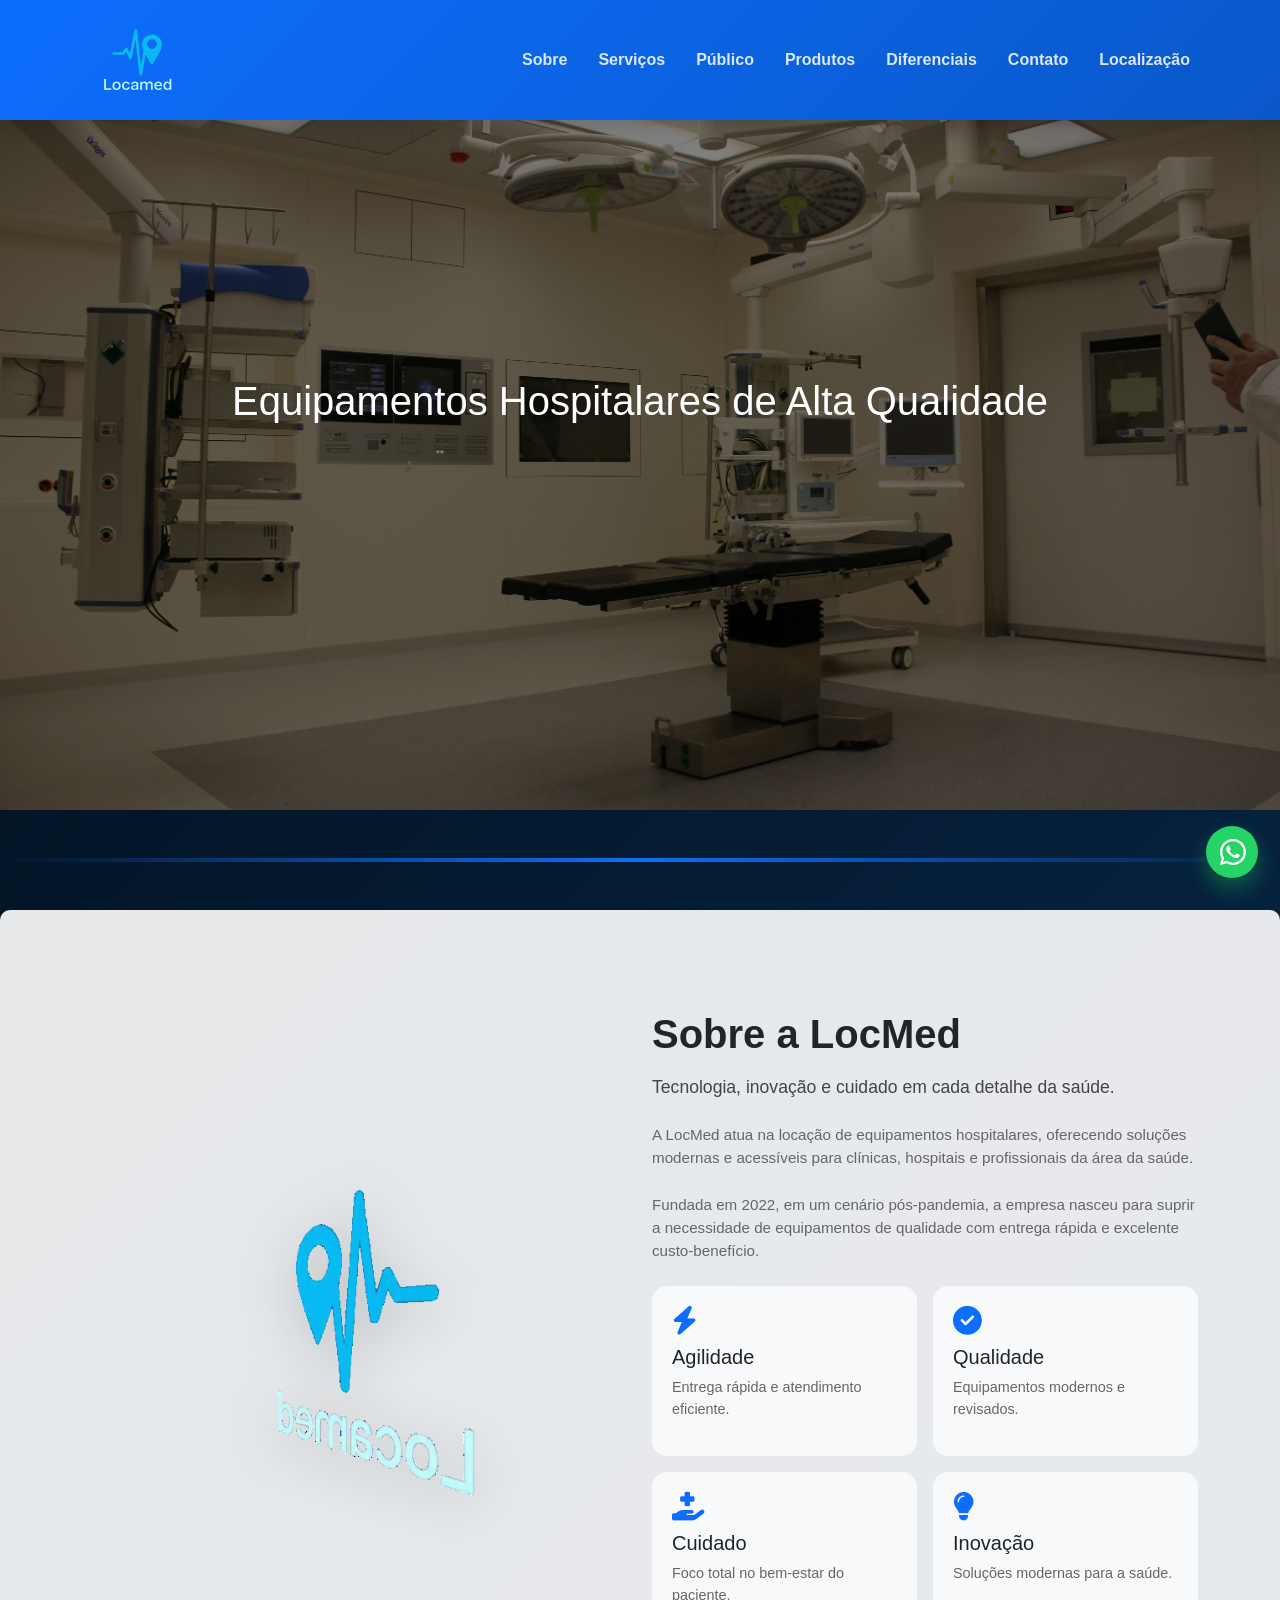
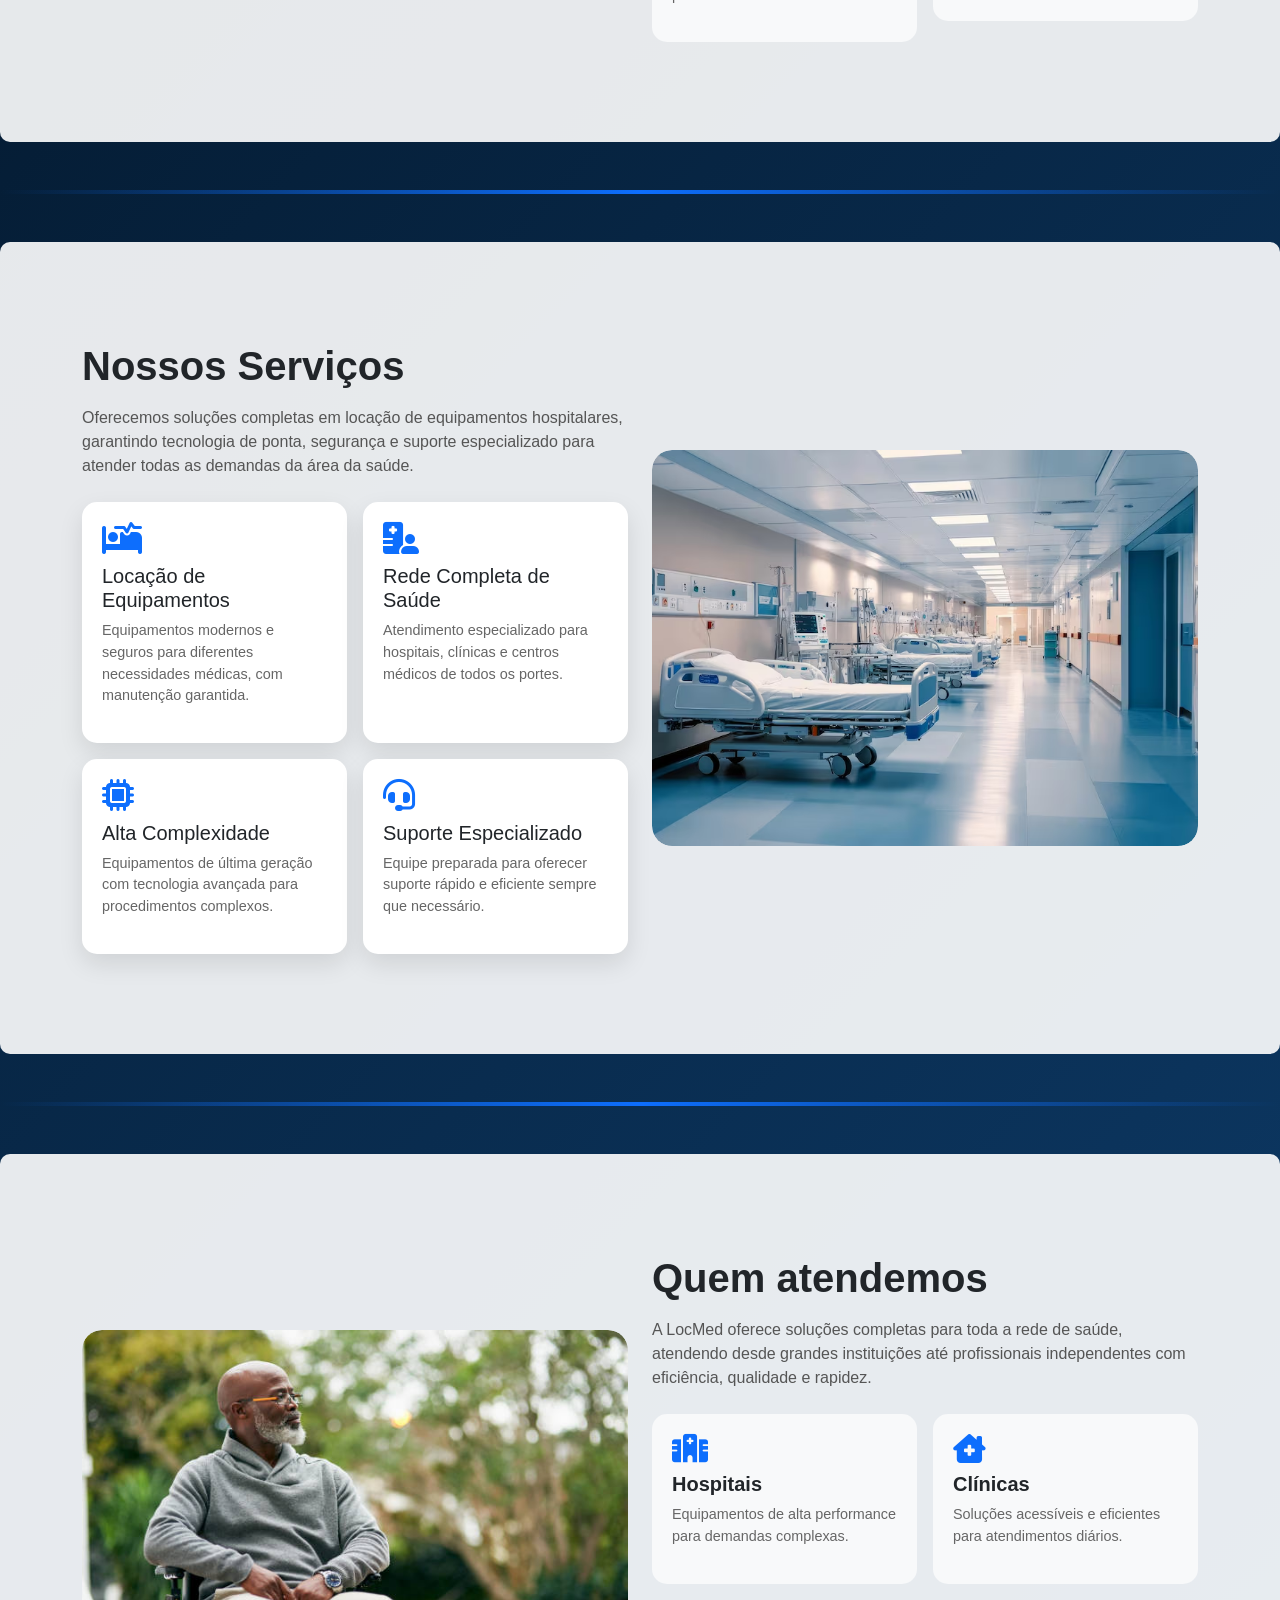
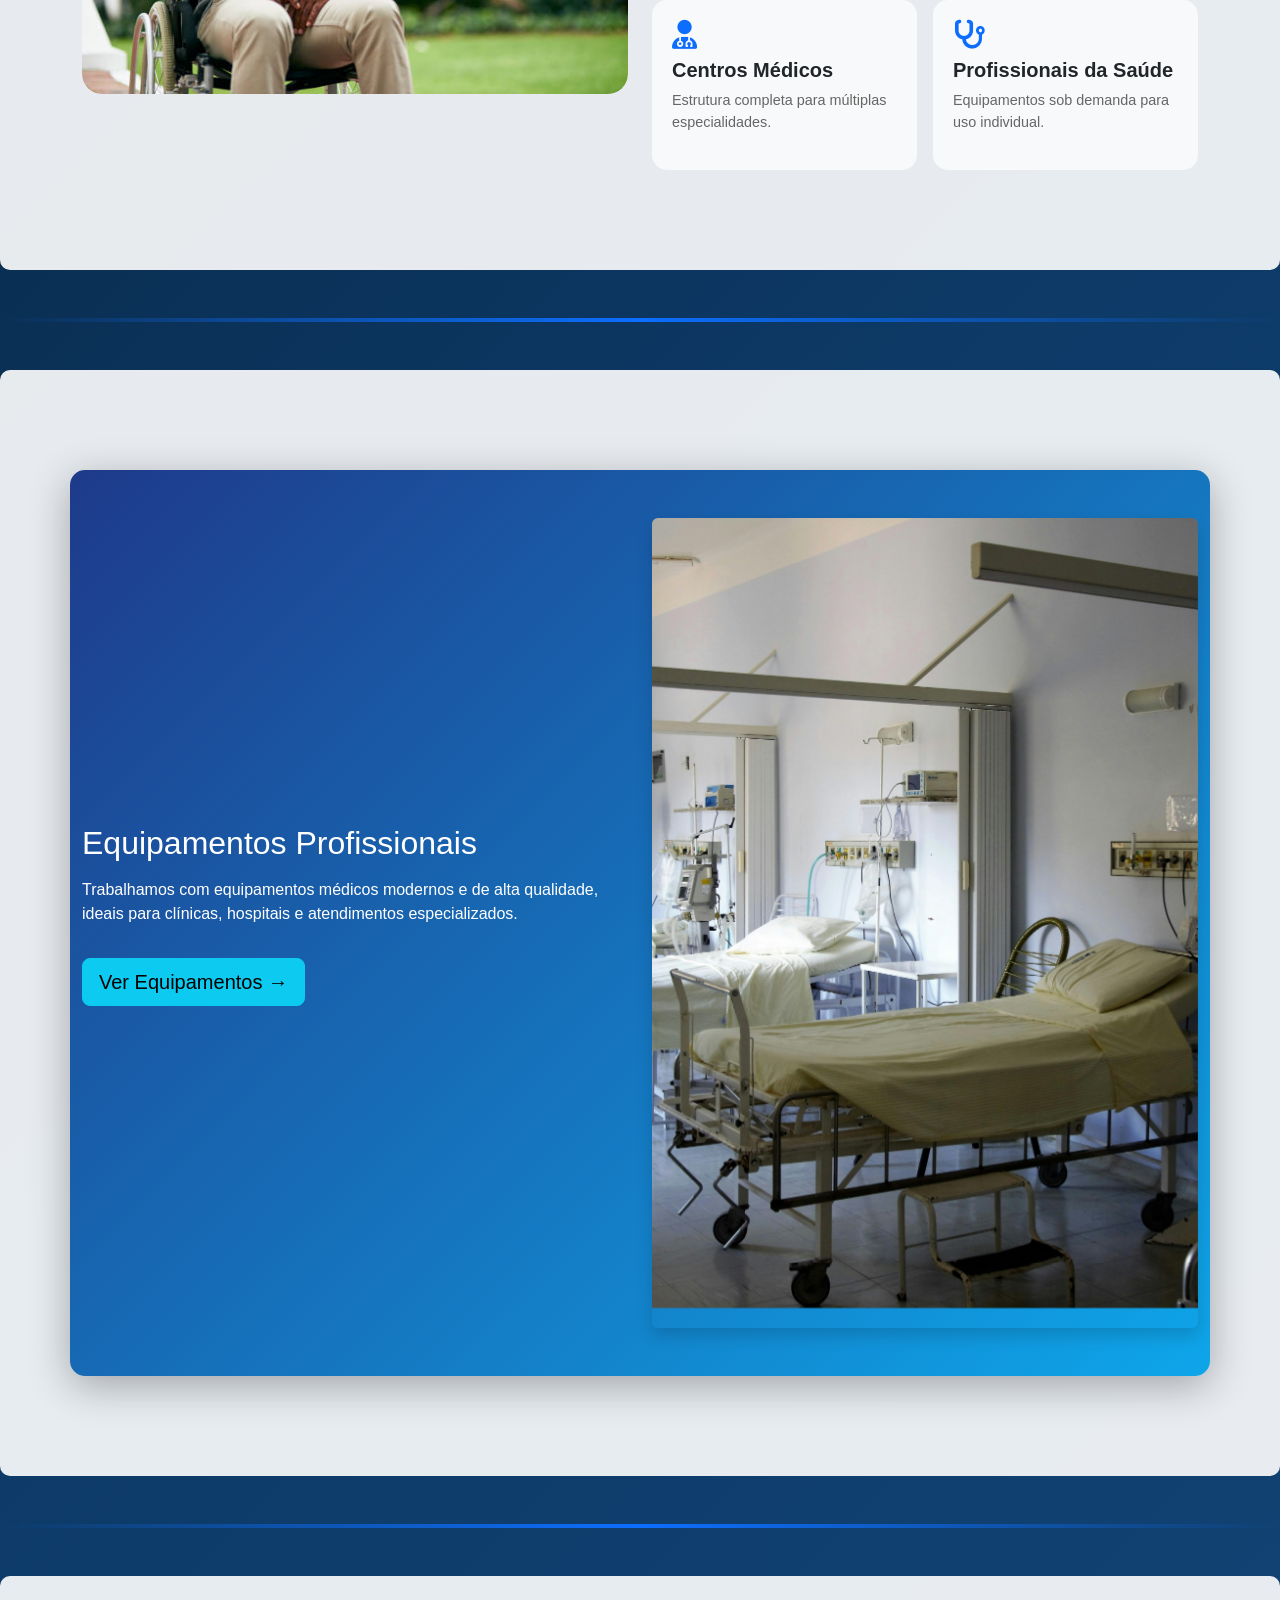
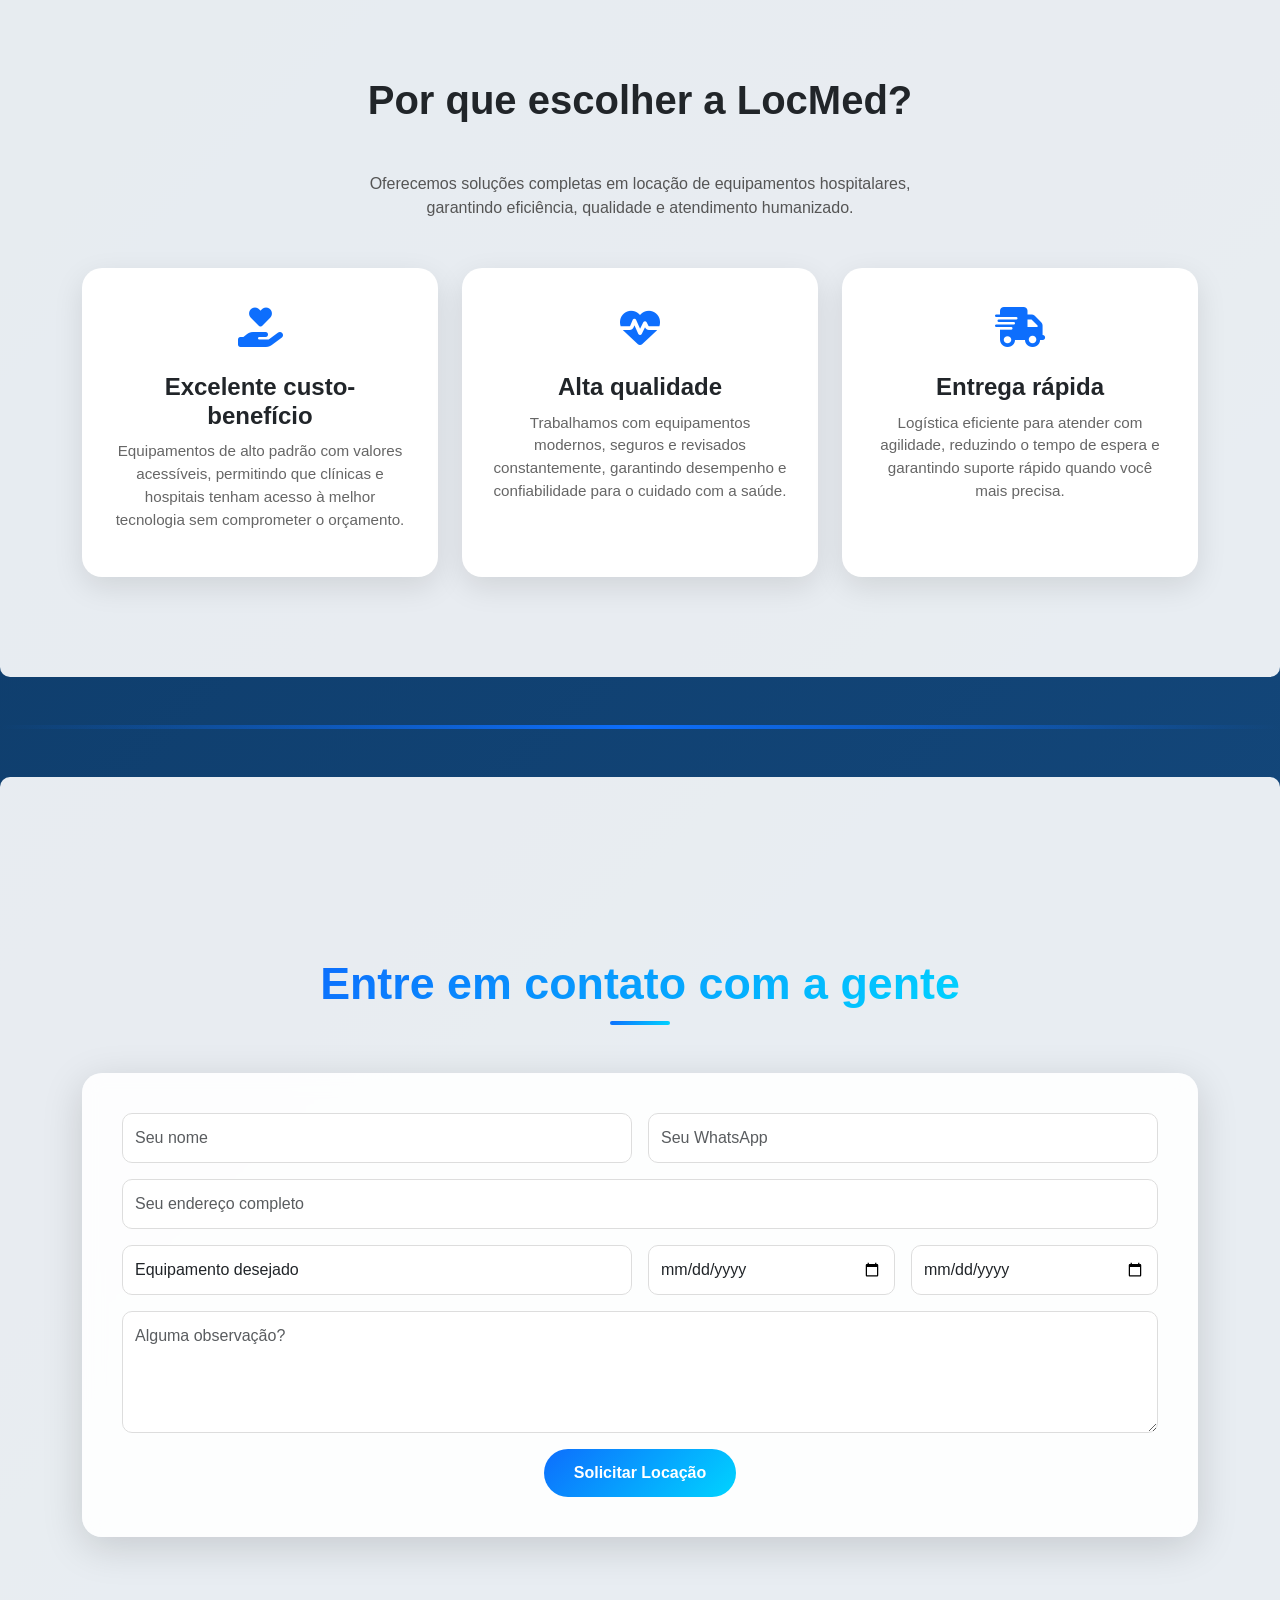
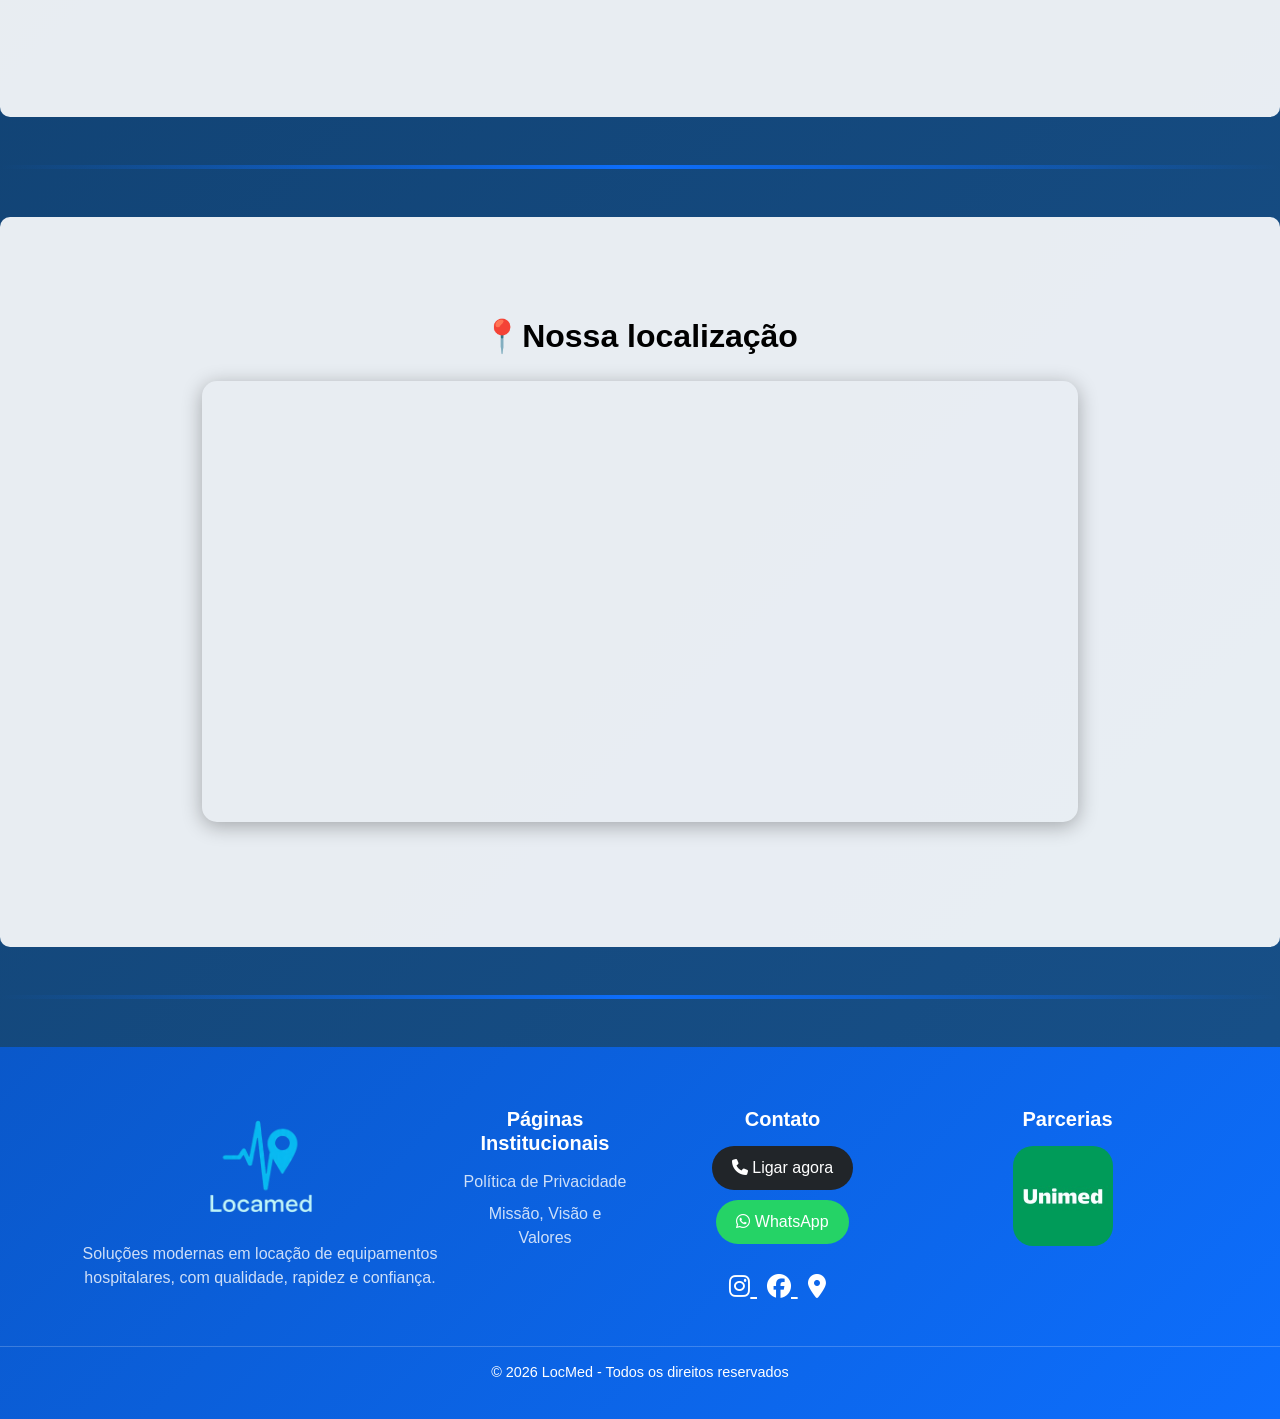
<file: website_LocaMed/PaginaPrincipal.html>
<!DOCTYPE html>
<html lang="pt-br">
<head>
<meta charset="UTF-8">
<meta name="viewport" content="width=device-width, initial-scale=1.0">
<meta name="description" content="LocMed - Locação de equipamentos hospitalares com qualidade e rapidez">
<meta name="keywords" content="equipamentos hospitalares, locação médica, hospitais, clínicas">
<meta name="author" content="LocMed">
<title>LocMed | Equipamentos Hospitalares</title>

<!-- link - framework/botstrap -->
<link rel="stylesheet" href="https://cdn.jsdelivr.net/npm/bootstrap@5.3.2/dist/css/bootstrap.min.css">

<!-- link - framework/icons -->
<!-- FONT AWESOME (ícones) -->
<link rel="stylesheet" href="https://cdnjs.cloudflare.com/ajax/libs/font-awesome/6.5.0/css/all.min.css">

  <link rel="icon" href="assets/icon/LocaMed-512-512.png"/>
  <link rel="manifest" href="manifest.json">
  <meta name="theme-color" content="#0d6efd">

  <link rel="stylesheet" href="css/css_mapa.css">
  <link rel="stylesheet" href="css/formulario.css">
  <link rel="stylesheet" href="css/footer.css">
  <link rel="stylesheet" href="css/diferenciais.css">
  <link rel="stylesheet" href="css/publivo_alvo.css">
  <link rel="stylesheet" href="css/servicos.css">
  <link rel="stylesheet" href="css/sobre.css">
  <link rel="stylesheet" href="css/whatssapfixed.css">

<style>
body 
{
    background: linear-gradient(135deg, #000c18, #0d3a67, #18518a);
    font-family: 'Poppins', sans-serif;
}

/* NAVBAR */
.navbar 
{
    background: linear-gradient(135deg, #0d6efd, #0a58ca);
    backdrop-filter: blur(10px);
    box-shadow: 0 4px 20px rgba(0,0,0,0.15);
    transition: 0.3s;
    padding: 15px 0;
}

/* LOGO */
.navbar-brand 
{
    font-weight: 700;
    font-size: 1.5rem;
    letter-spacing: 1px;
    color: white !important;
}

/* LINKS */
.navbar a 
{
    color: rgba(255,255,255,0.85) !important;
    font-weight: 700;
    margin-left: 15px;
    position: relative;
    transition: 0.3s;
}

/* EFEITO UNDERLINE ANIMADO */
.navbar a::after 
{
    content: "";
    position: absolute;
    width: 0%;
    height: 2px;
    left: 0;
    bottom: -5px;
    background: #00d4ff;
    transition: 0.3s;
}

.navbar a:hover::after 
{
    width: 100%;
}

/* HOVER */
.navbar a:hover 
{
    color: #ffffff !important;
}

/* NAVBAR AO SCROLL (fica mais escura) */
.navbar.scrolled 
{
    background: rgba(13, 110, 253, 0.95);
    box-shadow: 0 6px 25px rgba(0,0,0,0.2);
}

/* CAROUSEL */
.carousel-item 
{
    height: 90vh;
    background-size: cover;
    background-position: center;
}
.carousel-overlay {
    background: rgba(0,0,0,0.5);
    height: 100%;
    display: flex;
    align-items: center;
    justify-content: center;
    color: white;
    text-align: center;
}

.divider
{
  width:100%;
  height:4px;
  background:linear-gradient(90deg,transparent,#0d6efd,transparent);
  margin:48px 0;
}

/* SECTIONS */
section {
    padding: 80px 0;
}

.section-title 
{
    font-size: 2.5rem;
    font-weight: bold;
    margin-bottom: 40px;
}

/* CARDS */
.card 
{
    border: none;
    border-radius: 15px;
    transition: 0.3s;
}
.card:hover 
{
    transform: translateY(-10px);
}

/* REVEAL */
.reveal 
{
    opacity: 0;
    transform: translateY(50px);
    transition: 0.6s ease;
}
.reveal.active 
{
    opacity: 1;
    transform: translateY(0);
}

/* FOOTER */
footer 
{
    background: #0d6efd;
    color: white;
    padding: 30px;
    text-align: center;
}
/* BOTÃO CUSTOM */
.custom-toggler 
{
    border: none;
    background: transparent;
    width: 30px;
    height: 25px;
    position: relative;
    cursor: pointer;
}

/* LINHAS */
.custom-toggler span 
{
    position: absolute;
    height: 3px;
    width: 100%;
    background: white;
    left: 0;
    transition: 0.4s;
    border-radius: 5px;
}

/* POSIÇÃO DAS LINHAS */
.custom-toggler span:nth-child(1) 
{
    top: 0;
}
.custom-toggler span:nth-child(2) 
{
    top: 10px;
}
.custom-toggler span:nth-child(3) 
{
    top: 20px;
}

/* ANIMAÇÃO PARA X */
.custom-toggler.active span:nth-child(1) 
{
    transform: rotate(45deg);
    top: 10px;
    background: #00d4ff; /* cor bonita */
}

.custom-toggler.active span:nth-child(2) 
{
    opacity: 0;
}

.custom-toggler.active span:nth-child(3) {
    transform: rotate(-45deg);
    top: 10px;
    background: #00d4ff;
}

#produtos-container
{
    border-radius:15px;
    background: linear-gradient(135deg, #1e3a8a, #0ea5e9);
    box-shadow:0 10px 40px rgba(0,0,0,0.3);
}

#carouselPreview img{
    height:790px;
    object-fit:cover;
    transition:0.5s;
}

#carouselPreview img:hover
{
    transform:scale(1.05);
}

#fundo_branco
{
    padding: 100px 0;
    background: #ffffffe6;
    border-radius: 10px;
}


/* RESPONSIVO */
@media (max-width: 768px) 
{
    #fundo_branco
    {
        background: none !important;
    }
    #container-mapa h2
    {
        color: #ffffff;
    }
}
</style>
</head>

<body>

<!-- NAVBAR -->
<nav class="navbar navbar-expand-lg fixed-top">
    <div class="container">
    <a class="navbar-brand fw-bold" href="#"><img src="assets/icon/Logo_introdução.png" style="width: 80px;"><img></a>

        <button class="navbar-toggler custom-toggler" type="button" data-bs-toggle="collapse" data-bs-target="#menu" id="menuBtn">
            <span></span>
            <span></span>
            <span></span>
        </button>
        <div id="menu" class="collapse navbar-collapse">
            <ul class="navbar-nav ms-auto">
                <li class="nav-item"><a class="nav-link" href="#sobre">Sobre</a></li>
                <li class="nav-item"><a class="nav-link" href="#servicos">Serviços</a></li>
                <li class="nav-item"><a class="nav-link" href="#publico">Público</a></li>
                <li class="nav-item"><a class="nav-link" href="#produtos-container">Produtos</a></li>
                <li class="nav-item"><a class="nav-link" href="#diferenciais">Diferenciais</a></li>
                <li class="nav-item"><a class="nav-link" href="#contato">Contato</a></li>
                <li class="nav-item"><a class="nav-link" href="#container-mapa">Localização</a></li>
            </ul>
        </div>
    </div>
</nav>

<!-- CAROUSEL -->
<div id="carouselExample" class="carousel slide" data-bs-ride="carousel">
<div class="carousel-inner">

<div class="carousel-item active" style="background-image:url('assets/imagem-equipamento.jpg');">
<div class="carousel-overlay">
<h1>Equipamentos Hospitalares de Alta Qualidade</h1>
</div>
</div>

<div class="carousel-item" style="background-image:url('https://images.unsplash.com/photo-1582719478250-c89cae4dc85b');">
<div class="carousel-overlay">
<h1>Soluções Modernas para a Saúde</h1>
</div>
</div>

<div class="carousel-item" style="background-image:url('https://images.unsplash.com/photo-1576091160550-2173dba999ef');">
<div class="carousel-overlay">
<h1>Rapidez e Custo-Benefício</h1>
</div>
</div>

</div>
</div>

<div class="divider"></div>
<!-- SOBRE -->
<section id="sobre" class="sobre-section reveal">

    <div class="container">

        <div class="row align-items-center">

            <!-- LOGO ESQUERDA -->
            <div class="col-lg-6 text-center mb-4 mb-lg-0">
                <div class="logo-box">
                    <img src="assets/locamed_3d.gif" alt="LocMed Logo">
                </div>
            </div>

            <!-- CONTEÚDO DIREITA -->
            <div class="col-lg-6">

                <h2 class="section-title mb-3">Sobre a LocMed</h2>

                <p class="subtitulo-sobre mb-4">
                    Tecnologia, inovação e cuidado em cada detalhe da saúde.
                </p>

                <p class="texto-sobre mb-4">
                    A LocMed atua na locação de equipamentos hospitalares, oferecendo soluções modernas e acessíveis para clínicas, hospitais e profissionais da área da saúde.
                </p>

                <p class="texto-sobre mb-4">
                    Fundada em 2022, em um cenário pós-pandemia, a empresa nasceu para suprir a necessidade de equipamentos de qualidade com entrega rápida e excelente custo-benefício.
                </p>

                <!-- CARDS -->
                <div class="row g-3">

                    <div class="col-md-6">
                        <div class="card-sobre">
                            <i class="fas fa-bolt"></i>
                            <h5>Agilidade</h5>
                            <p>Entrega rápida e atendimento eficiente.</p>
                        </div>
                    </div>

                    <div class="col-md-6">
                        <div class="card-sobre">
                            <i class="fas fa-check-circle"></i>
                            <h5>Qualidade</h5>
                            <p>Equipamentos modernos e revisados.</p>
                        </div>
                    </div>

                    <div class="col-md-6">
                        <div class="card-sobre">
                            <i class="fas fa-hand-holding-medical"></i>
                            <h5>Cuidado</h5>
                            <p>Foco total no bem-estar do paciente.</p>
                        </div>
                    </div>

                    <div class="col-md-6">
                        <div class="card-sobre">
                            <i class="fas fa-lightbulb"></i>
                            <h5>Inovação</h5>
                            <p>Soluções modernas para a saúde.</p>
                        </div>
                    </div>

                </div>

            </div>

        </div>

    </div>

</section>


<div class="divider"></div>


<!-- SERVIÇOS -->
<section id="servicos" class="servicos-section reveal">

    <div class="container">

        <div class="row align-items-center">


            <!-- CONTEÚDO DIREITA -->
            <div class="col-lg-6">

                <h2 class="section-title mb-3">Nossos Serviços</h2>

                <p class="subtitulo-servicos mb-4">
                    Oferecemos soluções completas em locação de equipamentos hospitalares, garantindo tecnologia de ponta, segurança e suporte especializado para atender todas as demandas da área da saúde.
                </p>

                <div class="row g-3">

                    <!-- CARD 1 -->
                    <div class="col-md-6">
                        <div class="card-servico">
                            <i class="fas fa-procedures"></i>
                            <h5>Locação de Equipamentos</h5>
                            <p>
                                Equipamentos modernos e seguros para diferentes necessidades médicas, com manutenção garantida.
                            </p>
                        </div>
                    </div>

                    <!-- CARD 2 -->
                    <div class="col-md-6">
                        <div class="card-servico">
                            <i class="fas fa-hospital-user"></i>
                            <h5>Rede Completa de Saúde</h5>
                            <p>
                                Atendimento especializado para hospitais, clínicas e centros médicos de todos os portes.
                            </p>
                        </div>
                    </div>

                    <!-- CARD 3 -->
                    <div class="col-md-6">
                        <div class="card-servico">
                            <i class="fas fa-microchip"></i>
                            <h5>Alta Complexidade</h5>
                            <p>
                                Equipamentos de última geração com tecnologia avançada para procedimentos complexos.
                            </p>
                        </div>
                    </div>

                    <!-- CARD 4 EXTRA (deixa mais rico) -->
                    <div class="col-md-6">
                        <div class="card-servico">
                            <i class="fas fa-headset"></i>
                            <h5>Suporte Especializado</h5>
                            <p>
                                Equipe preparada para oferecer suporte rápido e eficiente sempre que necessário.
                            </p>
                        </div>
                    </div>

                </div>

            </div>
            <!-- IMAGEM ESQUERDA -->
            <div class="col-lg-6 mb-4 mb-lg-0">
                <div class="img-servicos">
                    <img src="assets/hospital.avif" alt="Serviços LocMed">
                </div>
            </div>
        </div>

    </div>

</section>


<div class="divider"></div>


<!-- PÚBLICO -->
<section id="publico" class="publico-section reveal">

    <div class="container">

        <div class="row align-items-center">

            <!-- IMAGEM ESQUERDA -->
            <div class="col-lg-6 mb-4 mb-lg-0">
                <div class="img-publico">
                    <img src="assets/homem_cadeira_de_rodas.jpg" alt="Público LocMed">
                </div>
            </div>

            <!-- CONTEÚDO DIREITA -->
            <div class="col-lg-6">

                <h2 class="section-title mb-3">Quem atendemos</h2>

                <p class="subtitulo-publico mb-4">
                    A LocMed oferece soluções completas para toda a rede de saúde, atendendo desde grandes instituições até profissionais independentes com eficiência, qualidade e rapidez.
                </p>

                <div class="row g-3">

                    <!-- CARD -->
                    <div class="col-md-6">
                        <div class="card-publico">
                            <i class="fas fa-hospital"></i>
                            <h5>Hospitais</h5>
                            <p>Equipamentos de alta performance para demandas complexas.</p>
                        </div>
                    </div>

                    <div class="col-md-6">
                        <div class="card-publico">
                            <i class="fas fa-clinic-medical"></i>
                            <h5>Clínicas</h5>
                            <p>Soluções acessíveis e eficientes para atendimentos diários.</p>
                        </div>
                    </div>

                    <div class="col-md-6">
                        <div class="card-publico">
                            <i class="fas fa-user-md"></i>
                            <h5>Centros Médicos</h5>
                            <p>Estrutura completa para múltiplas especialidades.</p>
                        </div>
                    </div>

                    <div class="col-md-6">
                        <div class="card-publico">
                            <i class="fas fa-stethoscope"></i>
                            <h5>Profissionais da Saúde</h5>
                            <p>Equipamentos sob demanda para uso individual.</p>
                        </div>
                    </div>

                </div>

            </div>

        </div>

    </div>

</section>


<div class="divider"></div>


<section id="fundo_branco">
<section id="produtos-container" class="container py-5">

    <div class="row align-items-center">

        <!-- TEXTO -->
        <div class="col-md-6 text-white">
            <h2 class="mb-3">Equipamentos Profissionais</h2>
            <p>
                Trabalhamos com equipamentos médicos modernos e de alta qualidade,
                ideais para clínicas, hospitais e atendimentos especializados.
            </p>

            <a href="animacao-catalogo.html" class="btn btn-lg btn-info mt-3 mb-3">
                Ver Equipamentos →
            </a>
        </div>

            <!-- CARROSSEL -->
            <div class="col-md-6">

                <div id="carouselPreview" class="carousel slide" data-bs-ride="carousel">

                    <div class="carousel-inner rounded shadow">

                        <div class="carousel-item active">
                        <img src="assets/medico1.jpg" class="d-block w-100">
                            </div>

                            <div class="carousel-item">
                            <img src="assets/medico2.avif" class="d-block w-100">
                            </div>

                            <div class="carousel-item">
                        <img src="assets/medico3.jpeg" class="d-block w-100">
                        </div>

                    </div>

                </div>

            </div>

    </div>

</section>
</section>



<div class="divider"></div>
<!-- DIFERENCIAIS -->
<section id="diferenciais" class="diferenciais-section reveal">

    <div class="container">

        <h2 class="section-title text-center mb-5">
            Por que escolher a LocMed?
        </h2>

        <p class="text-center mb-5 subtitulo-dif">
            Oferecemos soluções completas em locação de equipamentos hospitalares, garantindo eficiência, qualidade e atendimento humanizado.
        </p>

        <div class="row g-4">

            <!-- CARD 1 -->
            <div class="col-md-4">
                <div class="card-dif">
                    <div class="icon-dif">
                        <i class="fas fa-hand-holding-heart"></i>
                    </div>
                    <h4>Excelente custo-benefício</h4>
                    <p>
                        Equipamentos de alto padrão com valores acessíveis, permitindo que clínicas e hospitais tenham acesso à melhor tecnologia sem comprometer o orçamento.
                    </p>
                </div>
            </div>

            <!-- CARD 2 -->
            <div class="col-md-4">
                <div class="card-dif">
                    <div class="icon-dif">
                        <i class="fas fa-heartbeat"></i>
                    </div>
                    <h4>Alta qualidade</h4>
                    <p>
                        Trabalhamos com equipamentos modernos, seguros e revisados constantemente, garantindo desempenho e confiabilidade para o cuidado com a saúde.
                    </p>
                </div>
            </div>

            <!-- CARD 3 -->
            <div class="col-md-4">
                <div class="card-dif">
                    <div class="icon-dif">
                        <i class="fas fa-truck-fast"></i>
                    </div>
                    <h4>Entrega rápida</h4>
                    <p>
                        Logística eficiente para atender com agilidade, reduzindo o tempo de espera e garantindo suporte rápido quando você mais precisa.
                    </p>
                </div>
            </div>

        </div>

    </div>

</section>


<div class="divider"></div>


<!-- CONTATO -->
<section id="fundo_branco">
<section id="contato" class="container reveal">
    <div id="contato-div">
        <h2 class="titulo-contato text-center mb-5">Entre em contato com a gente</h2>
    </div>
    <div class="form-box">
        <form id="formContato">

            <div class="row g-3">

                <div class="col-md-6">
                    <input type="text" id="nome" class="form-control" placeholder="Seu nome" required>
                </div>

                <div class="col-md-6">
                    <input type="tel" id="telefone" class="form-control" placeholder="Seu WhatsApp" required>
                </div>

                <div class="col-12">
                    <input type="text" id="endereco" class="form-control" placeholder="Seu endereço completo" required>
                </div>

                <div class="col-md-6">
                    <select id="equipamento" class="form-control" required>
                        <option value="">Equipamento desejado</option>
                        <option>Oxigênio</option>
                        <option>Cadeira de rodas</option>
                        <option>Cama hospitalar</option>
                        <option>Monitor cardíaco</option>
                        <option>Outro</option>
                    </select>
                </div>

                <div class="col-md-3">
                    <input type="date" id="dataInicio" class="form-control" required>
                </div>

                <div class="col-md-3">
                    <input type="date" id="dataFim" class="form-control" required>
                </div>

                <div class="col-12">
                    <textarea id="mensagemExtra" class="form-control" rows="4" placeholder="Alguma observação?"></textarea>
                </div>

                <div class="col-12 text-center">
                    <button type="submit" class="btn-enviar">Solicitar Locação</button>
                </div>

            </div>

        </form>
    </div>
</section>
</section>

<div class="divider"></div>


<!-- MAPA -->
<section id="fundo_branco">
<div id="container-mapa" class="container reveal">
    <h2>📍Nossa localização</h2>
    <div id="map-container" class="map-wrapper">
        <iframe 
        src="https://www.google.com/maps/embed?pb=!1m18!1m12!1m3!1d3750.9584902654424!2d-43.950338124469006!3d-19.92615398146141!2m3!1f0!2f0!3f0!2f3!1i1024!2i768!4f13.1!3m3!1m2!1s0xa69760a72e3b65%3A0x3ce9ba6b00962564!2sR.%20Rio%20Grande%20do%20Sul%2C%201110%20-%20Santo%20Agostinho%2C%20Belo%20Horizonte%20-%20MG%2C%2030170-111!5e0!3m2!1spt-BR!2sbr!4v1774356023806!5m2!1spt-BR!2sbr" 
        width="100%" 
        height="450" 
        style="border:0;" 
        loading="lazy">
        </iframe>

        <!-- CARD LOCALIZAÇÃO -->
        <div class="localizacao-box reveal">
            <h3>LocMed</h3>
            <p>Rua Rio Grande do Sul, 1110</p>
            <span>Belo Horizonte - MG</span>
        </div>

    </div>
</div>
</section>


<div class="divider"></div>


<footer class="footer">

    <div class="container">
        <div class="row g-4">

            <!-- LOGO + SOBRE -->
            <div class="col-md-4">
                <img src="assets/icon/Logo_introdução.png" class="footer-logo" alt="LocMed">
                <p class="footer-text">
                    Soluções modernas em locação de equipamentos hospitalares, com qualidade, rapidez e confiança.
                </p>
            </div>

            <!-- LINKS -->
            <div class="col-md-2">
                <h5>Páginas Institucionais</h5>
                <ul>
                    <li><a href="animacao-politica.html">Política de Privacidade</a></li>
                    <li><a href="animacao-missao.html">Missão, Visão e Valores</a></li>
                </ul>
            </div>

            <!-- CONTATO -->
            <div class="col-md-3">
                <h5>Contato</h5>

                <a href="tel:+5531999999999" class="btn-ligar">
                    <i class="fas fa-phone"></i> Ligar agora
                </a>

                <a href="https://wa.me/5531999999999" class="btn-whats" target="_blank">
                    <i class="fab fa-whatsapp"></i> WhatsApp
                </a>

                <!-- REDES -->
                <div class="social-icons">

                    <a href="#" class="icon" data-name="Instagram | @locmed">
                        <i class="fab fa-instagram"></i>
                    </a>

                    <a href="#" class="icon" data-name="Facebook | LocMed">
                        <i class="fab fa-facebook"></i>
                    </a>

                    <a href="#" class="icon" data-name="Google Meu Negócio">
                        <i class="fas fa-map-marker-alt"></i>
                    </a>

                </div>
            </div>

            <!-- PARCERIAS -->
            <div class="col-md-3">
                <h5>Parcerias</h5>

                <a href="https://www.unimedbh.com.br/"><div class="parcerias" style="cursor: pointer;">
                    <img src="assets/icon/unimed_com_br_logo.jpg" alt="Unimed">
                    <!-- você pode adicionar mais logos aqui -->
                </div></a>
            </div>

        </div>
    </div>

    <!-- COPYRIGHT -->
    <div class="footer-bottom">
        <p>© 2026 LocMed - Todos os direitos reservados</p>
    </div>

</footer>

    <!-- WHATSAPP FIXO -->
    <a id="whatsappFixed" class="whatsapp-fixed" href="#" target="_blank" rel="noopener" aria-label="Abrir conversa no WhatsApp">
      <svg xmlns="http://www.w3.org/2000/svg" width="24" height="24" viewBox="0 0 24 24" fill="#ffffff">
    <path d="M20.52 3.48A11.8 11.8 0 0 0 12 0C5.37 0 0 5.37 0 12c0 2.11.55 4.17 1.6 6L0 24l6.26-1.64A11.93 11.93 0 0 0 12 24c6.63 0 12-5.37 12-12 0-3.19-1.24-6.19-3.48-8.52zM12 21.82c-1.82 0-3.6-.49-5.15-1.42l-.37-.22-3.72.98 1-3.62-.24-.38A9.73 9.73 0 0 1 2.18 12c0-5.42 4.4-9.82 9.82-9.82 2.63 0 5.1 1.03 6.96 2.9a9.78 9.78 0 0 1 2.86 6.92c0 5.42-4.4 9.82-9.82 9.82zm5.44-7.45c-.3-.15-1.77-.87-2.05-.97-.28-.1-.48-.15-.68.15-.2.3-.78.97-.96 1.17-.18.2-.36.23-.66.08-.3-.15-1.27-.47-2.42-1.5-.9-.8-1.5-1.78-1.68-2.08-.18-.3-.02-.46.13-.61.13-.13.3-.36.45-.54.15-.18.2-.3.3-.5.1-.2.05-.38-.02-.53-.08-.15-.68-1.63-.93-2.23-.24-.58-.48-.5-.68-.51l-.58-.01c-.2 0-.52.08-.8.38-.28.3-1.05 1.03-1.05 2.5s1.08 2.9 1.23 3.1c.15.2 2.13 3.25 5.16 4.55.72.31 1.28.5 1.72.64.72.23 1.38.2 1.9.12.58-.08 1.77-.72 2.02-1.42.25-.7.25-1.3.18-1.42-.07-.12-.26-.2-.56-.35z"/></svg>
      </svg>

      <span class="wa-label">
        Atendimento rápido no WhatsApp
      </span>
    </a>

<script src="https://cdn.jsdelivr.net/npm/bootstrap@5.3.8/dist/js/bootstrap.bundle.min.js"></script>


<!-- reveal da pagina das paginas animações das paginas -->
<script>
function reveal() 
{
    const reveals = document.querySelectorAll('.reveal');

    reveals.forEach(el => {
        const windowHeight = window.innerHeight;
        const elementTop = el.getBoundingClientRect().top;

        if (elementTop < windowHeight - 100) {
            el.classList.add('active');
        }
    });
}

window.addEventListener('scroll', reveal);
</script>


<!-- script para o botão hamburguer -->
<script>
const menuBtn = document.getElementById('menuBtn');
const menu = document.getElementById('menu');
const navLinks = document.querySelectorAll('.nav-link');

// Toggle do botão (X)
menuBtn.addEventListener('click', () => {
    menuBtn.classList.toggle('active');
});

// Quando abrir
menu.addEventListener('shown.bs.collapse', () => {
    menuBtn.classList.add('active');
});

// Quando fechar
menu.addEventListener('hidden.bs.collapse', () => {
    menuBtn.classList.remove('active');
});

// 🔥 FECHAR AO CLICAR EM UM LINK
navLinks.forEach(link => {
    link.addEventListener('click', () => {
        const bsCollapse = bootstrap.Collapse.getInstance(menu);
        if (bsCollapse) {
            bsCollapse.hide();
        }
    });
});
</script>

<!-- script para o formulario funcionar -->
<script>
document.getElementById("formContato").addEventListener("submit", function(e) {
    e.preventDefault();

    let nome = document.getElementById("nome").value.trim();
    let telefone = document.getElementById("telefone").value.trim();
    let endereco = document.getElementById("endereco").value.trim();
    let equipamento = document.getElementById("equipamento").value;
    let dataInicio = document.getElementById("dataInicio").value;
    let dataFim = document.getElementById("dataFim").value;
    let mensagemExtra = document.getElementById("mensagemExtra").value.trim();

    // VALIDAÇÃO
    if (!nome || !telefone || !endereco || !equipamento || !dataInicio || !dataFim) {
        alert("Preencha todos os campos obrigatórios!");
        return;
    }

    // MENSAGEM INTELIGENTE
    let mensagem = `Olá, meu nome é ${nome}%0A
        Gostaria de saber sobre a locação de: ${equipamento}%0A
        Período: ${dataInicio} até ${dataFim}%0A
        Telefone: ${telefone}%0A
        Endereço: ${endereco}%0A
        Vocês entregam nesse endereço?%0A`;

    if (mensagemExtra) {
        mensagem += `Observações: ${mensagemExtra}%0A`;
    }

    mensagem += `%0ATem esse equipamento disponível?`;

    const numero = "5531999999999"; // COLOCA SEU NÚMERO AQUI

    let url = `https://wa.me/${numero}?text=${mensagem}`;

    window.open(url, "_blank");
});
</script>

<!-- script para estrela ficar  preenchida depois de clicar-->
<script>
    document.querySelector('.btn-fav').addEventListener('click', function() 
    {
    const icon = this.querySelector('i');
    icon.classList.toggle('fa-regular');
    icon.classList.toggle('fa-solid');
});
</script>
</body>
</html>
</file>
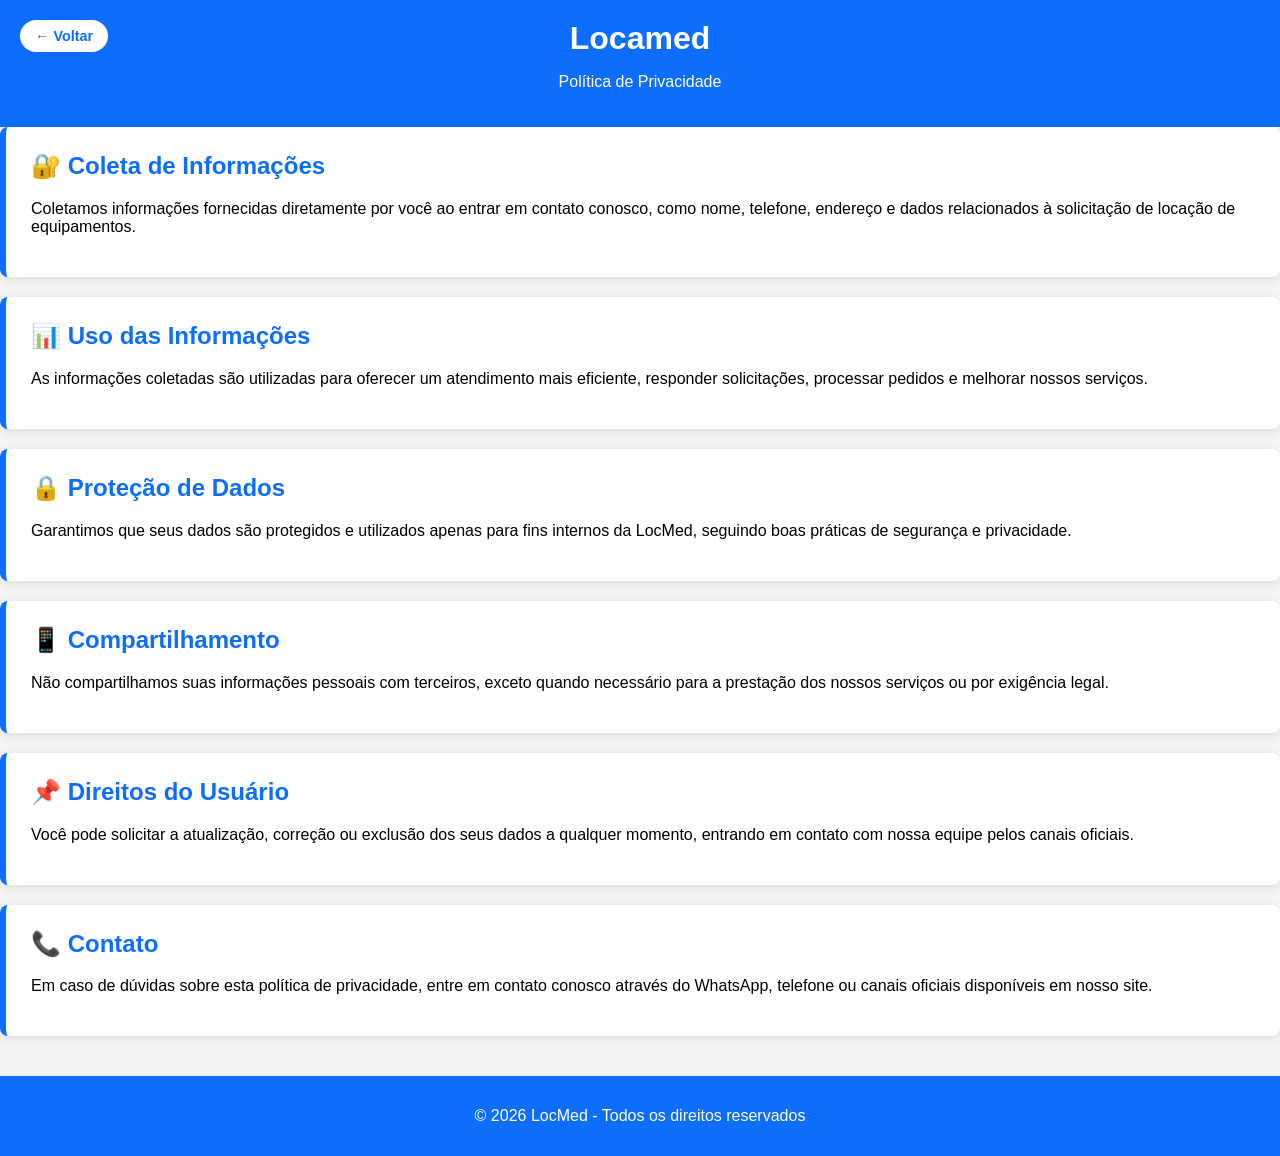
<file: website_LocaMed/politica_de_privacidade.html>
<!DOCTYPE html>
<html lang="pt-BR">
<head>
    <meta charset="UTF-8">
    <meta name="viewport" content="width=device-width, initial-scale=1.0">
    <title>Locamed - Política de Privacidade</title>

    <link rel="icon" href="assets/icon/LocaMed-512-512.png"/>
    <meta name="theme-color" content="#0d6efd">

    <link rel="stylesheet" href="css/whatssapfixed.css"> 
    
    <style>
        body {
            margin: 0;
            font-family: Arial, sans-serif;
            background-color: #f4f4f4;
        }

        header {
            background-color: #0d6efd;
            color: white;
            padding: 20px;
            text-align: center;
            position: relative;
        }

        header h1 {
            margin: 0;
        }

        .btn-voltar {
            position: absolute;
            left: 20px;
            top: 20px;
            text-decoration: none;
            background: white;
            color: #0d6efd;
            padding: 8px 15px;
            border-radius: 20px;
            font-size: 0.9rem;
            font-weight: bold;
            transition: 0.3s;
        }

        .btn-voltar:hover {
            background: #0d6efd;
            color: white;
            border: 1px solid white;
        }

        .card {
            background: white;
            border-left: 6px solid #0d6efd;
            border-radius: 8px;
            padding: 25px;
            margin-bottom: 20px;
            box-shadow: 0 2px 8px rgba(0,0,0,0.1);
            transition: 0.3s;
        }

        .card:hover {
            transform: translateY(-5px);
            box-shadow: 0 10px 25px rgba(0,0,0,0.15);
        }

        .card h2 {
            color: #0d6efd;
            margin-top: 0;
        }

        footer {
            text-align: center;
            padding: 15px;
            background: #0d6efd;
            color: white;
            margin-top: 40px;
        }
    </style>
</head>

<body>

    <header>
        <a href="animacao1.html" class="btn-voltar">← Voltar</a>
        <h1>Locamed</h1>
        <p>Política de Privacidade</p>
    </header>

    <div class="container">

        <div class="card">
            <h2>🔐 Coleta de Informações</h2>
            <p>
                Coletamos informações fornecidas diretamente por você ao entrar em contato conosco, como nome, telefone, endereço e dados relacionados à solicitação de locação de equipamentos.
            </p>
        </div>

        <div class="card">
            <h2>📊 Uso das Informações</h2>
            <p>
                As informações coletadas são utilizadas para oferecer um atendimento mais eficiente, responder solicitações, processar pedidos e melhorar nossos serviços.
            </p>
        </div>

        <div class="card">
            <h2>🔒 Proteção de Dados</h2>
            <p>
                Garantimos que seus dados são protegidos e utilizados apenas para fins internos da LocMed, seguindo boas práticas de segurança e privacidade.
            </p>
        </div>

        <div class="card">
            <h2>📱 Compartilhamento</h2>
            <p>
                Não compartilhamos suas informações pessoais com terceiros, exceto quando necessário para a prestação dos nossos serviços ou por exigência legal.
            </p>
        </div>

        <div class="card">
            <h2>📌 Direitos do Usuário</h2>
            <p>
                Você pode solicitar a atualização, correção ou exclusão dos seus dados a qualquer momento, entrando em contato com nossa equipe pelos canais oficiais.
            </p>
        </div>

        <div class="card">
            <h2>📞 Contato</h2>
            <p>
                Em caso de dúvidas sobre esta política de privacidade, entre em contato conosco através do WhatsApp, telefone ou canais oficiais disponíveis em nosso site.
            </p>
        </div>

    </div>

    <footer class="footer">
        <div class="footer-bottom">
            <p>© 2026 LocMed - Todos os direitos reservados</p>
        </div>
    </footer>

</body>
</html>
</file>
<file: website_LocaMed/css/whatssapfixed.css>
/* ================================
   WHATSAPP FIXO - ABA DESLIZANTE
================================ */

.whatsapp-fixed{
  position: fixed;
  bottom: 22px;
  right: 22px;
  height: 52px;
  width: 52px;
  padding: 0 14px;
  
  background: #25D366;
  border-radius: 999px;

  display: flex;
  align-items: center;
  gap: 10px;

  box-shadow: 0 10px 22px rgba(37,211,102,.35);

  overflow: hidden;
  white-space: nowrap;

  transition: all .35s ease;
  z-index: 9999;
}

/* Ícone */
.whatsapp-fixed svg{
  width: 26px;
  height: 26px;
  flex-shrink: 0;
}

/* TEXTO ESCONDIDO */
.wa-label{
  color: #fff;
  font-weight: 600;
  font-size: 14px;

  opacity: 0;
  transform: translateX(12px);

  transition: all .35s ease;
}

/* HOVER - EXPANSÃO */
.whatsapp-fixed:hover{
  width: 300px;
}

/* TEXTO APARECE */
.whatsapp-fixed:hover .wa-label{
  opacity: 1;
  transform: translateX(0);
}

/* MOBILE */
@media(max-width:768px){
  .whatsapp-fixed{
    width: 52px !important;
  }

  .whatsapp-fixed:hover{
    width: 52px;
  }

  .wa-label{
    display: none;
  }
}
@keyframes pulse{
  0%{ transform: scale(1) }
  50%{ transform: scale(1.05) }
  100%{ transform: scale(1) }
}

.whatsapp-fixed{
  animation: pulse 2.5s infinite;
}

@media(max-width:768px){
  .whatsapp-fixed{
    width: 52px !important;
  }

  .whatsapp-fixed:hover{
    width: 52px;
  }

  .wa-label{
    display: none;
  }
}
</file>
<file: website_LocaMed/css/css_mapa.css>
/* ==========================================================
   SEÇÃO DO MAPA — Estilização do container e do iframe
   ========================================================== */

/* 
   #map-container é o elemento "pai" que envolve o iframe do mapa.
   Aqui definimos seu tamanho, centralização e efeitos visuais.
*/

#map-container 
{
    width: 100%; /* Define a largura do mapa — ocupa 80% da tela, deixando espaço nas laterais */
    margin: 25px auto; /* Centraliza o container horizontalmente e cria 30px de espaçamento em cima e embaixo */
    border-radius: 15px; /* Arredonda os cantos do mapa para um visual mais moderno */
    overflow: hidden; /* Impede que o conteúdo (o mapa) ultrapasse as bordas arredondadas */
    box-shadow: 0 4px 20px rgba(0, 0, 0, 0.3); /* Adiciona uma sombra suave em volta, criando efeito de profundidade */
    transition: transform 0.2s ease-in-out; /* Define uma transição suave para animações de transformação (usada no hover) */
}

/* 
   EFEITO DE INTERAÇÃO (HOVER)
   Quando o usuário passa o mouse sobre o mapa, aplica um leve "zoom".
*/
#map-container:hover 
{
    transform: scale(1.01); /* Aumenta levemente o tamanho (1%) para dar um efeito de destaque */
}

/* 
   Estilos aplicados diretamente ao elemento <iframe> 
   (o próprio mapa do Google Maps embutido)
*/
iframe 
{
    width: 100%; /* O mapa ocupa toda a largura do container pai */
    height: 350px; /* Define uma altura fixa inicial para o mapa */
    border: 0; /* Remove qualquer borda ao redor do mapa */
}

#container-mapa {
  width: 100%;
  max-width: 900px; /* mesmo tamanho visual do mapa */
  margin: 0 auto;   /* centraliza todo o bloco */
  text-align: center; /* centraliza texto */
}

#container-mapa h2 
{
  margin-bottom: 20px;
  font-size: 2rem;
  font-weight: 600;
  color: #000000;
}

/* ==========================================================
   RESPONSIVIDADE — Ajustes para telas menores (celulares/tablets)
   ========================================================== */
@media (max-width: 768px) 
{

    /* 
       Diminui a largura do container em telas pequenas
       para aproveitar melhor o espaço da tela.
    */
    #map-container 
    {
        width: 95%; /* Reduz a margem lateral, deixando o mapa mais largo em telas pequenas */
    }

    /* 
       Diminui a altura do mapa, para que ele não ocupe espaço excessivo 
       na tela de dispositivos móveis.
    */
    iframe 
    {
        height: 280px; /* Reduz a altura para 280px em dispositivos menores */
    }
}

/* BOX LOCALIZAÇÃO */
.localizacao-box 
{
    margin-top: -60px;
    background: white;
    padding: 25px;
    max-width: 400px;
    border-radius: 15px;
    box-shadow: 0 10px 30px rgba(0,0,0,0.15);
    position: relative;
    z-index: 10;
    text-align: center;
    transition: 0.4s;
}

/* EFEITO HOVER */
.localizacao-box:hover 
{
    transform: translateY(-8px) scale(1.02);
    box-shadow: 0 15px 40px rgba(0,0,0,0.2);
}

/* TÍTULO */
.localizacao-box h3 
{
    font-weight: 600;
    color: #0d6efd;
    margin-bottom: 10px;
}

/* ENDEREÇO */
.localizacao-box p 
{
    margin: 0;
    font-size: 1rem;
    color: #555;
}

/* CIDADE */
.localizacao-box span 
{
    display: block;
    margin-top: 5px;
    font-size: 0.9rem;
    color: #888;
}

/* ANIMAÇÃO EXTRA SUAVE */
.localizacao-box.reveal 
{
    opacity: 0;
    transform: translateY(40px) scale(0.95);
}

.localizacao-box.reveal.active 
{
    opacity: 1;
    transform: translateY(0) scale(1);
}
</file>
<file: website_LocaMed/css/formulario.css>
.form-box 
{
    background: rgba(255,255,255,0.9);
    padding: 40px;
    border-radius: 20px;
    box-shadow: 0 10px 40px rgba(0,0,0,0.15);
    backdrop-filter: blur(10px);
}

/* INPUTS */
.form-control 
{
    border-radius: 10px;
    padding: 12px;
    border: 1px solid #ddd;
    transition: 0.3s;
}

.form-control:focus 
{
    border-color: #0d6efd;
    box-shadow: 0 0 10px rgba(13,110,253,0.3);
}

/* BOTÃO */
.btn-enviar 
{
    background: linear-gradient(135deg, #0d6efd, #00d4ff);
    border: none;
    padding: 12px 30px;
    color: white;
    border-radius: 30px;
    font-weight: bold;
    transition: 0.3s;
}

.btn-enviar:hover 
{
    transform: scale(1.05);
    box-shadow: 0 5px 20px rgba(0,0,0,0.2);
}


/* TÍTULO CONTATO */
.titulo-contato {
    font-size: 2.8rem;
    font-weight: 600;
    display: inline-block;
    
    /* GRADIENTE NO TEXTO */
    background: linear-gradient(135deg, #0d6efd, #00d4ff);
    -webkit-background-clip: text;
    -webkit-text-fill-color: transparent;

    /* ANIMAÇÃO ENTRADA */
    opacity: 0;
    transform: translateY(40px);
    animation: fadeUp 1s ease forwards;
}

/* LINHA DECORATIVA */
.titulo-contato::after {
    content: "";
    width: 60px;
    height: 4px;
    background: linear-gradient(135deg, #0d6efd, #00d4ff);
    display: block;
    margin: 10px auto 0;
    border-radius: 10px;

    /* ANIMAÇÃO */
    transform: scaleX(0);
    transform-origin: center;
    animation: lineGrow 1s ease forwards;
    animation-delay: 0.5s;
}

#contato-div {
    display: flex;
    justify-content: center; /* centraliza horizontal */
}

/* ANIMAÇÕES */
@keyframes fadeUp {
    to {
        opacity: 1;
        transform: translateY(0);
    }
}

@keyframes lineGrow {
    to {
        transform: scaleX(1);
    }
}

/* HOVER (opcional mas lindo) */
.titulo-contato:hover {
    filter: brightness(1.2);
    letter-spacing: 1px;
    transition: 0.3s;
}

@media (max-width:768px)
{
    .titulo-contato
    {
        font-size: 2.8rem;
        font-weight: 600;
        display: inline-block;
        
        /* GRADIENTE NO TEXTO */
        background: linear-gradient(135deg, #edecec, #ffffff);
        -webkit-background-clip: text;
        -webkit-text-fill-color: transparent;

        /* ANIMAÇÃO ENTRADA */
        opacity: 0;
        transform: translateY(40px);
        animation: fadeUp 1s ease forwards;
    }
.titulo-contato::after 
    {
        content: "";
        width: 60px;
        height: 4px;
        background: linear-gradient(135deg, #25292f, #122f34);
        display: block;
        margin: 10px auto 0;
        border-radius: 10px;

        /* ANIMAÇÃO */
        transform: scaleX(0);
        transform-origin: center;
        animation: lineGrow 1s ease forwards;
        animation-delay: 0.5s;
    }

}
</file>
<file: website_LocaMed/css/footer.css>
.footer {
    background: linear-gradient(135deg, #0a58ca, #0d6efd);
    color: white;
    padding: 60px 0 20px;
    position: relative;
}

/* LOGO */
.footer-logo {
    width: 120px;
    margin-bottom: 15px;
}

/* TEXTO */
.footer-text {
    color: rgba(255,255,255,0.8);
}

/* TITULOS */
.footer h5 {
    margin-bottom: 15px;
    font-weight: 600;
}

/* LINKS */
.footer ul {
    list-style: none;
    padding: 0;
}

.footer ul li {
    margin-bottom: 8px;
}

.footer ul a {
    color: rgba(255,255,255,0.8);
    text-decoration: none;
    transition: 0.3s;
}

.footer ul a:hover {
    color: #00d4ff;
}

/* BOTÕES */
.btn-ligar, .btn-whats {
    display: inline-block;
    margin-bottom: 10px;
    padding: 10px 20px;
    border-radius: 30px;
    text-decoration: none;
    color: white;
    font-weight: 500;
    transition: 0.3s;
}

.btn-ligar {
    background: #212529;
}

.btn-whats {
    background: #25D366;
}

.btn-ligar:hover, .btn-whats:hover {
    transform: scale(1.05);
}

/* REDES SOCIAIS */
.social-icons {
    margin-top: 15px;
}

.icon {
    position: relative;
    margin-right: 10px;
    font-size: 1.5rem;
    color: white;
    transition: 0.3s;
}

.icon:hover {
    color: #00d4ff;
}

/* TOOLTIP */
.icon::after {
    content: attr(data-name);
    position: absolute;
    bottom: 150%;
    left: 50%;
    transform: translateX(-50%);
    background: black;
    color: white;
    padding: 5px 10px;
    border-radius: 5px;
    font-size: 0.7rem;
    opacity: 0;
    pointer-events: none;
    transition: 0.3s;
    white-space: nowrap;
}

.icon:hover::after {
    opacity: 1;
}

/* PARCERIAS */
.parcerias img {
    width: 100px;
    margin-right: 10px;
    filter: brightness(1) invert(0);
    transition: 0.3s;
    border-radius: 20px;
}

.parcerias img:hover {
    opacity: 1;
    transform: scale(1.05);
}

/* COPYRIGHT */
.footer-bottom {
    text-align: center;
    margin-top: 40px;
    border-top: 1px solid rgba(255,255,255,0.2);
    padding-top: 15px;
    font-size: 0.9rem;
}
</file>
<file: website_LocaMed/css/diferenciais.css>
/* SECTION */
.diferenciais-section 
{
    padding: 100px 0;
    background: #ffffffe6;
    border-radius: 10px;
}

/* SUBTÍTULO */
.subtitulo-dif {
    color: #555;
    max-width: 600px;
    margin: auto;
}

/* CARD */
.card-dif {
    background: white;
    padding: 30px;
    border-radius: 20px;
    text-align: center;
    transition: 0.4s;
    box-shadow: 0 10px 30px rgba(0,0,0,0.1);
    height: 100%;
    position: relative;
    overflow: hidden;
}

/* HOVER */
.card-dif:hover {
    transform: translateY(-12px) scale(1.02);
    box-shadow: 0 20px 50px rgba(0,0,0,0.2);
}

/* EFEITO DE LUZ */
.card-dif::before {
    content: "";
    position: absolute;
    width: 200%;
    height: 200%;
    background: radial-gradient(circle, rgba(13,110,253,0.15), transparent);
    top: -50%;
    left: -50%;
    opacity: 0;
    transition: 0.5s;
}

.card-dif:hover::before {
    opacity: 1;
}

/* ÍCONE */
.icon-dif {
    font-size: 2.5rem;
    color: #0d6efd;
    margin-bottom: 15px;
    transition: 0.3s;
}

/* ÍCONE ANIMAÇÃO */
.card-dif:hover .icon-dif {
    transform: scale(1.2) rotate(5deg);
    color: #00d4ff;
}

/* TÍTULO */
.card-dif h4 {
    margin-bottom: 10px;
    font-weight: 600;
}

/* TEXTO */
.card-dif p {
    color: #666;
    font-size: 0.95rem;
}

/* REVEAL EXTRA */
.diferenciais-section.reveal {
    opacity: 0;
    transform: translateY(60px);
    transition: 1s ease;
}

.diferenciais-section.reveal.active {
    opacity: 1;
    transform: translateY(0);
}
</file>
<file: website_LocaMed/css/publivo_alvo.css>
.publico-section 
{
    padding: 100px 0;
    background: #ffffffe6;
    border-radius: 10px;
}

/* IMAGEM */
.img-publico {
    position: relative;
    overflow: hidden;
    border-radius: 20px;
}

.img-publico img {
    width: 100%;
    border-radius: 20px;
    transition: 0.5s;
}

/* HOVER IMAGEM */
.img-publico:hover img {
    transform: scale(1.05);
}

/* TEXTO */
.subtitulo-publico {
    color: #555;
    font-size: 1rem;
}

/* CARDS */
.card-publico {
    background: #f8f9fa;
    padding: 20px;
    border-radius: 15px;
    transition: 0.4s;
    height: 100%;
    position: relative;
    overflow: hidden;
}

/* HOVER */
.card-publico:hover {
    transform: translateY(-8px);
    background: linear-gradient(135deg, #0d6efd, #00d4ff);
    color: white;
    box-shadow: 0 15px 40px rgba(0,0,0,0.2);
}

/* ÍCONE */
.card-publico i {
    font-size: 1.8rem;
    margin-bottom: 10px;
    color: #0d6efd;
    transition: 0.3s;
}

/* ÍCONE HOVER */
.card-publico:hover i {
    color: white;
    transform: scale(1.2);
}

/* TÍTULO */
.card-publico h5 {
    font-weight: 600;
}

/* TEXTO */
.card-publico p {
    font-size: 0.9rem;
    color: #666;
}

.card-publico:hover p {
    color: #f1f1f1;
}

/* RESPONSIVO */
@media (max-width: 768px) {
    .publico-section {
        text-align: center;
    }
}
</file>
<file: website_LocaMed/css/servicos.css>
/* SECTION */
.servicos-section 
{
    padding: 100px 0;
    background: #ffffffe6;
    border-radius: 10px;
}

/* IMAGEM */
.img-servicos {
    overflow: hidden;
    border-radius: 20px;
}

.img-servicos img {
    width: 100%;
    border-radius: 20px;
    transition: 0.5s;
}

/* HOVER IMAGEM */
.img-servicos:hover img {
    transform: scale(1.05);
}

/* TEXTO */
.subtitulo-servicos {
    color: #555;
}

/* CARD */
.card-servico {
    background: white;
    padding: 20px;
    border-radius: 15px;
    transition: 0.4s;
    height: 100%;
    position: relative;
    overflow: hidden;
    box-shadow: 0 10px 25px rgba(0,0,0,0.1);
}

/* HOVER */
.card-servico:hover {
    transform: translateY(-10px);
    background: linear-gradient(135deg, #0d6efd, #00d4ff);
    color: white;
    box-shadow: 0 20px 50px rgba(0,0,0,0.2);
}

/* ÍCONE */
.card-servico i {
    font-size: 2rem;
    margin-bottom: 10px;
    color: #0d6efd;
    transition: 0.3s;
}

/* ÍCONE HOVER */
.card-servico:hover i {
    color: white;
    transform: scale(1.2) rotate(5deg);
}

/* TEXTO */
.card-servico p {
    font-size: 0.9rem;
    color: #666;
}

.card-servico:hover p {
    color: #f1f1f1;
}

/* RESPONSIVO */
@media (max-width: 768px) {
    .servicos-section {
        text-align: center;
    }
}
</file>
<file: website_LocaMed/css/sobre.css>
/* SECTION */
.sobre-section 
{
    padding: 100px 0;
    background: #ffffffe6;
    border-radius: 10px;
}

/* LOGO BOX */
.logo-box {
    display: flex;
    justify-content: center;
    align-items: center;
    position: relative;
}

/* LOGO */
.logo-box img {
    width: 550px;
    animation: float 4s ease-in-out infinite;
    filter: drop-shadow(0 10px 30px rgba(0,0,0,0.2));
}

/* ANIMAÇÃO LEVE (flutuando) */
@keyframes float {
    0%, 100% {
        transform: translateY(0px);
    }
    50% {
        transform: translateY(-15px);
    }
}

/* TEXTO */
.subtitulo-sobre {
    font-size: 1.1rem;
    color: #444;
    font-weight: 500;
}

.texto-sobre {
    color: #666;
    font-size: 0.95rem;
}

/* CARDS */
.card-sobre {
    background: #f8f9fa;
    padding: 20px;
    border-radius: 15px;
    transition: 0.4s;
}

/* HOVER */
.card-sobre:hover {
    transform: translateY(-8px);
    background: linear-gradient(135deg, #0d6efd, #00d4ff);
    color: white;
    box-shadow: 0 15px 40px rgba(0,0,0,0.2);
}

/* ÍCONES */
.card-sobre i {
    font-size: 1.8rem;
    margin-bottom: 10px;
    color: #0d6efd;
    transition: 0.3s;
}

.card-sobre:hover i {
    color: white;
    transform: scale(1.2);
}

/* TEXTO CARD */
.card-sobre p {
    color: #666;
    font-size: 0.9rem;
}

.card-sobre:hover p {
    color: #f1f1f1;
}

/* RESPONSIVO */
@media (max-width: 768px) {
    .sobre-section {
        text-align: center;
    }

    .logo-box img {
        width: 480px;
    }
}
</file>
